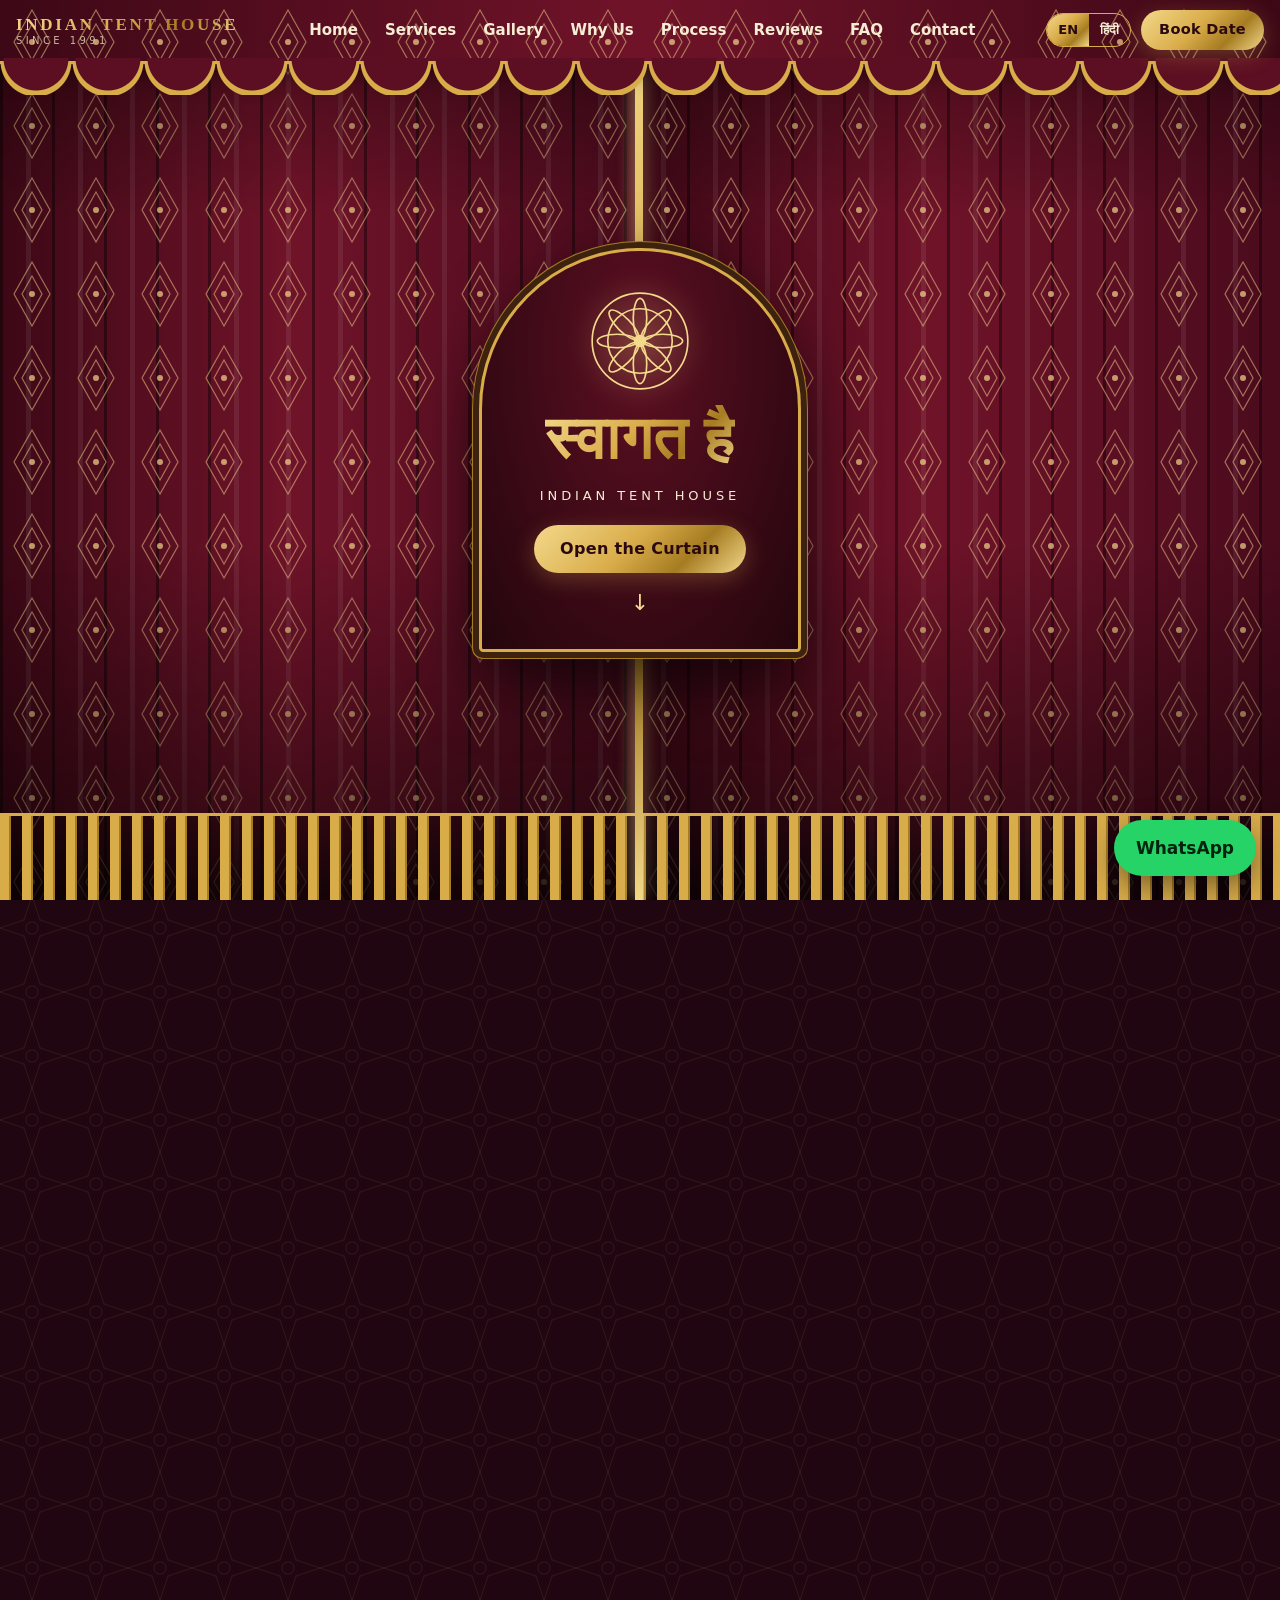
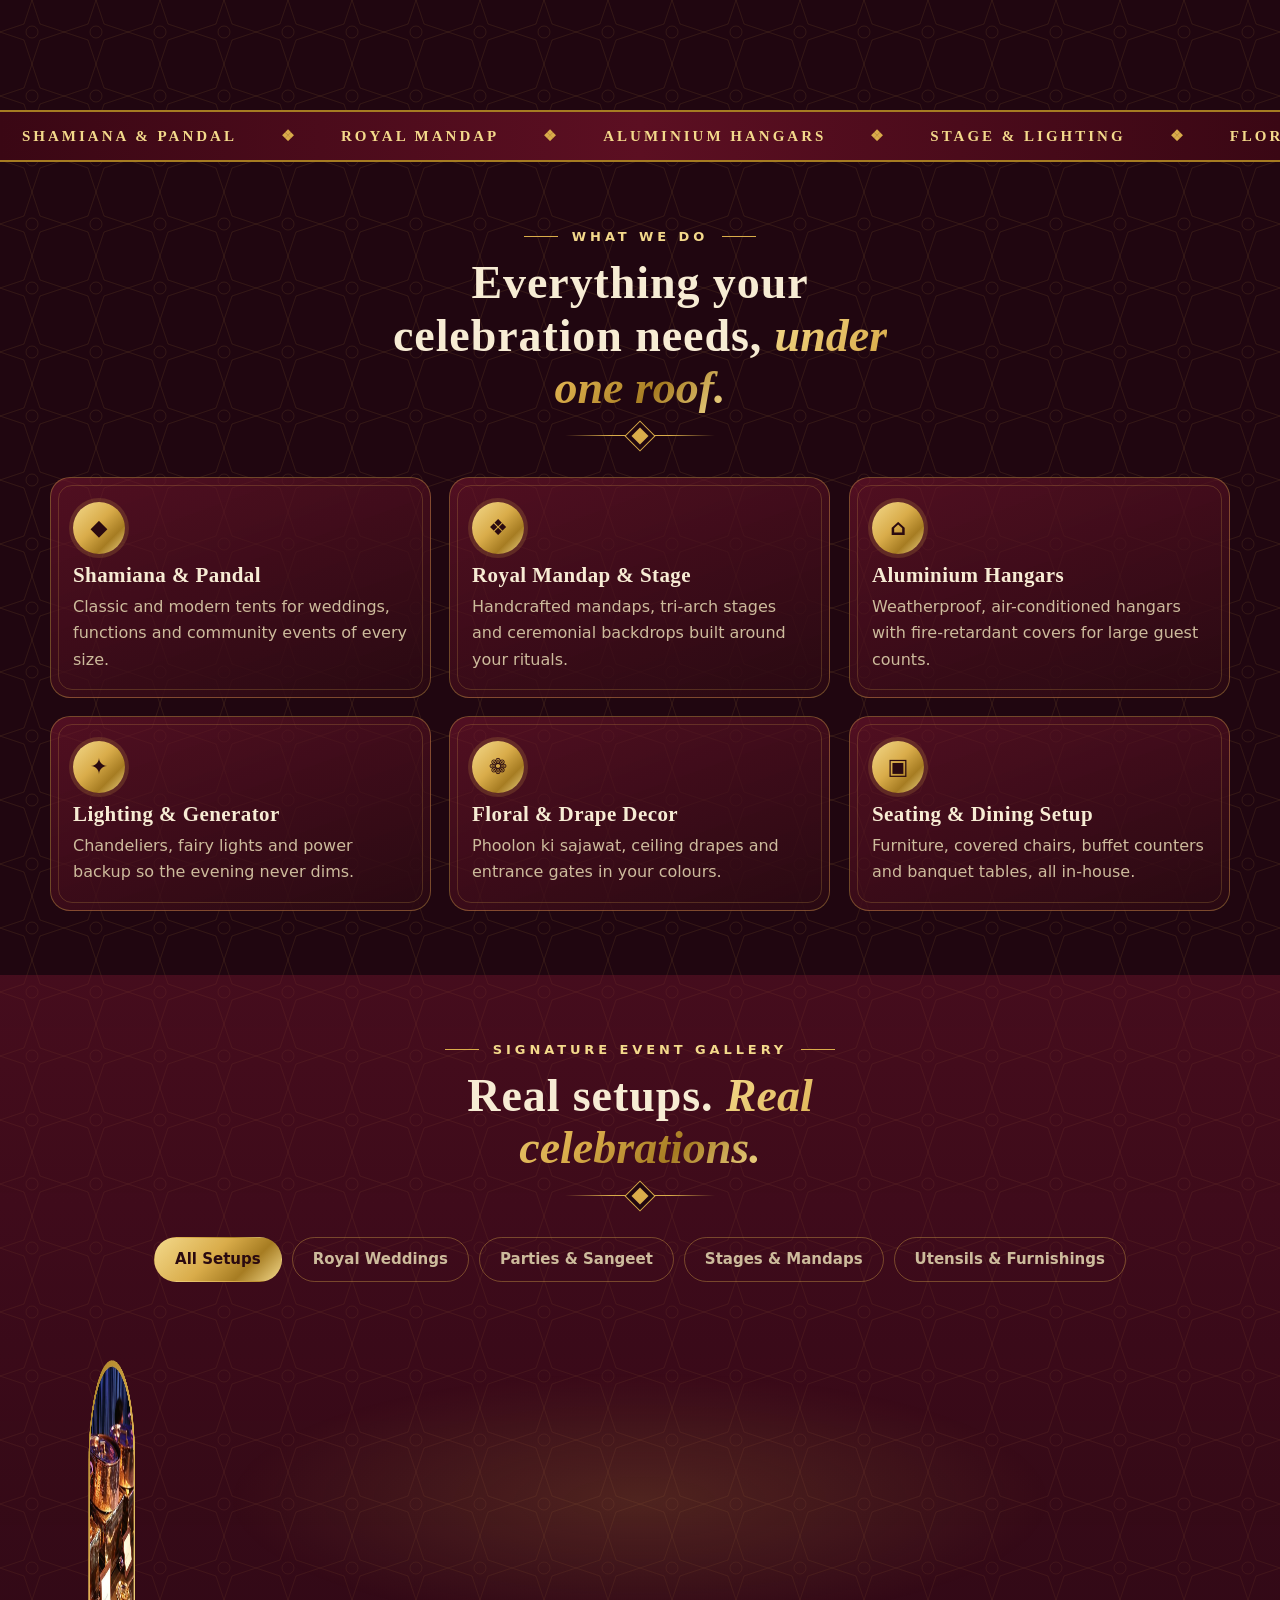
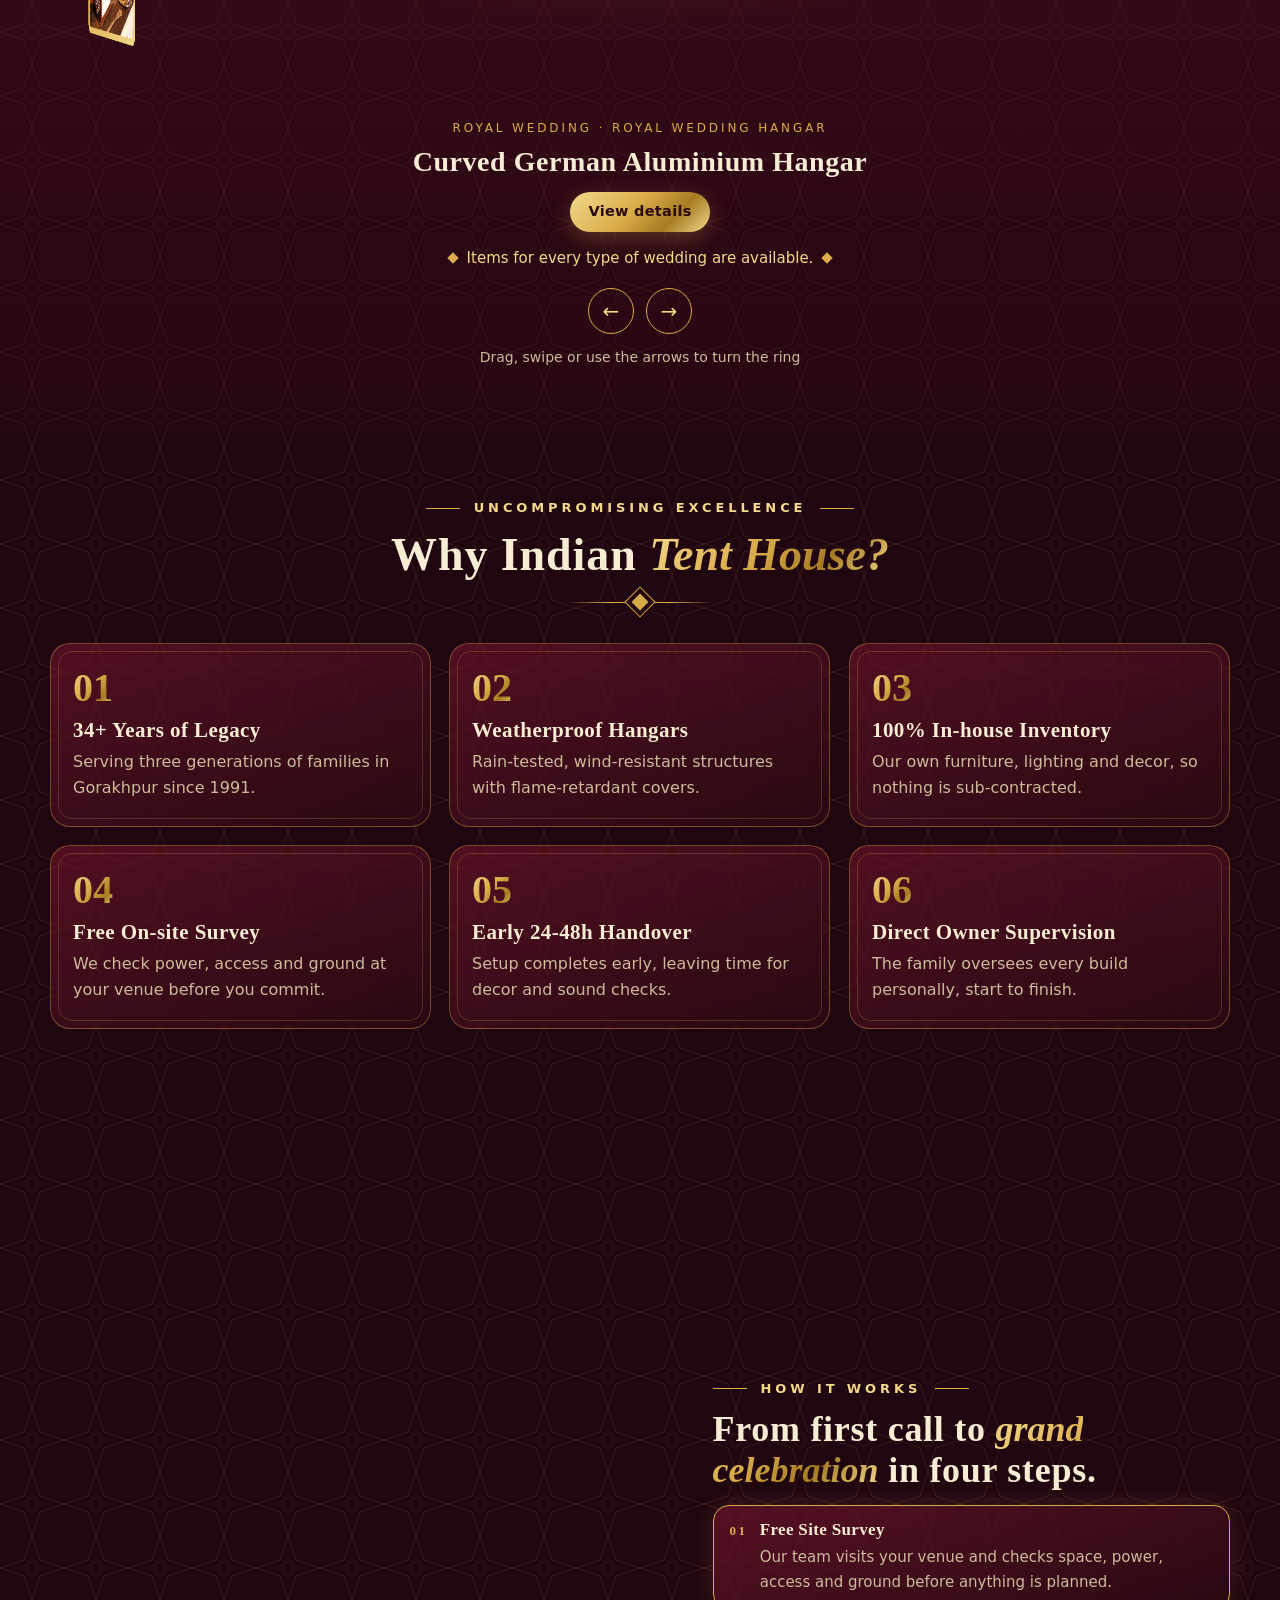
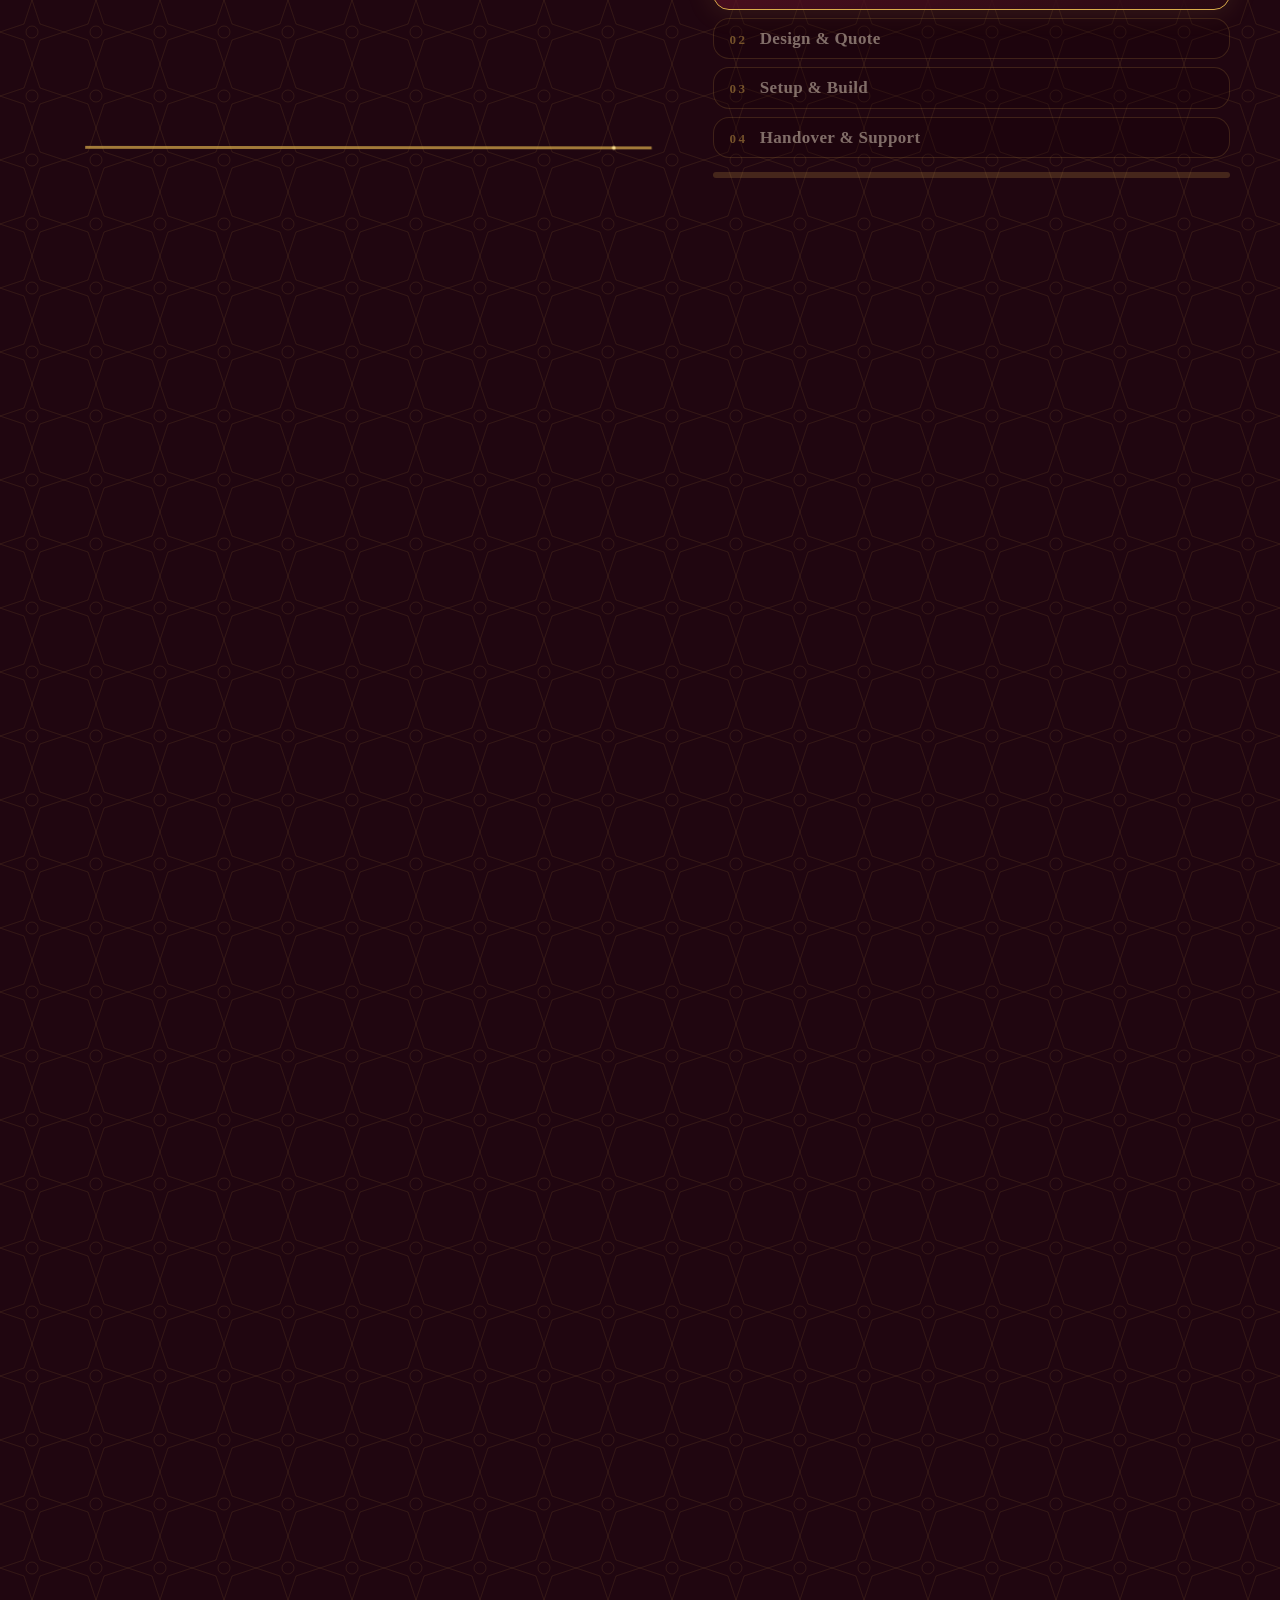
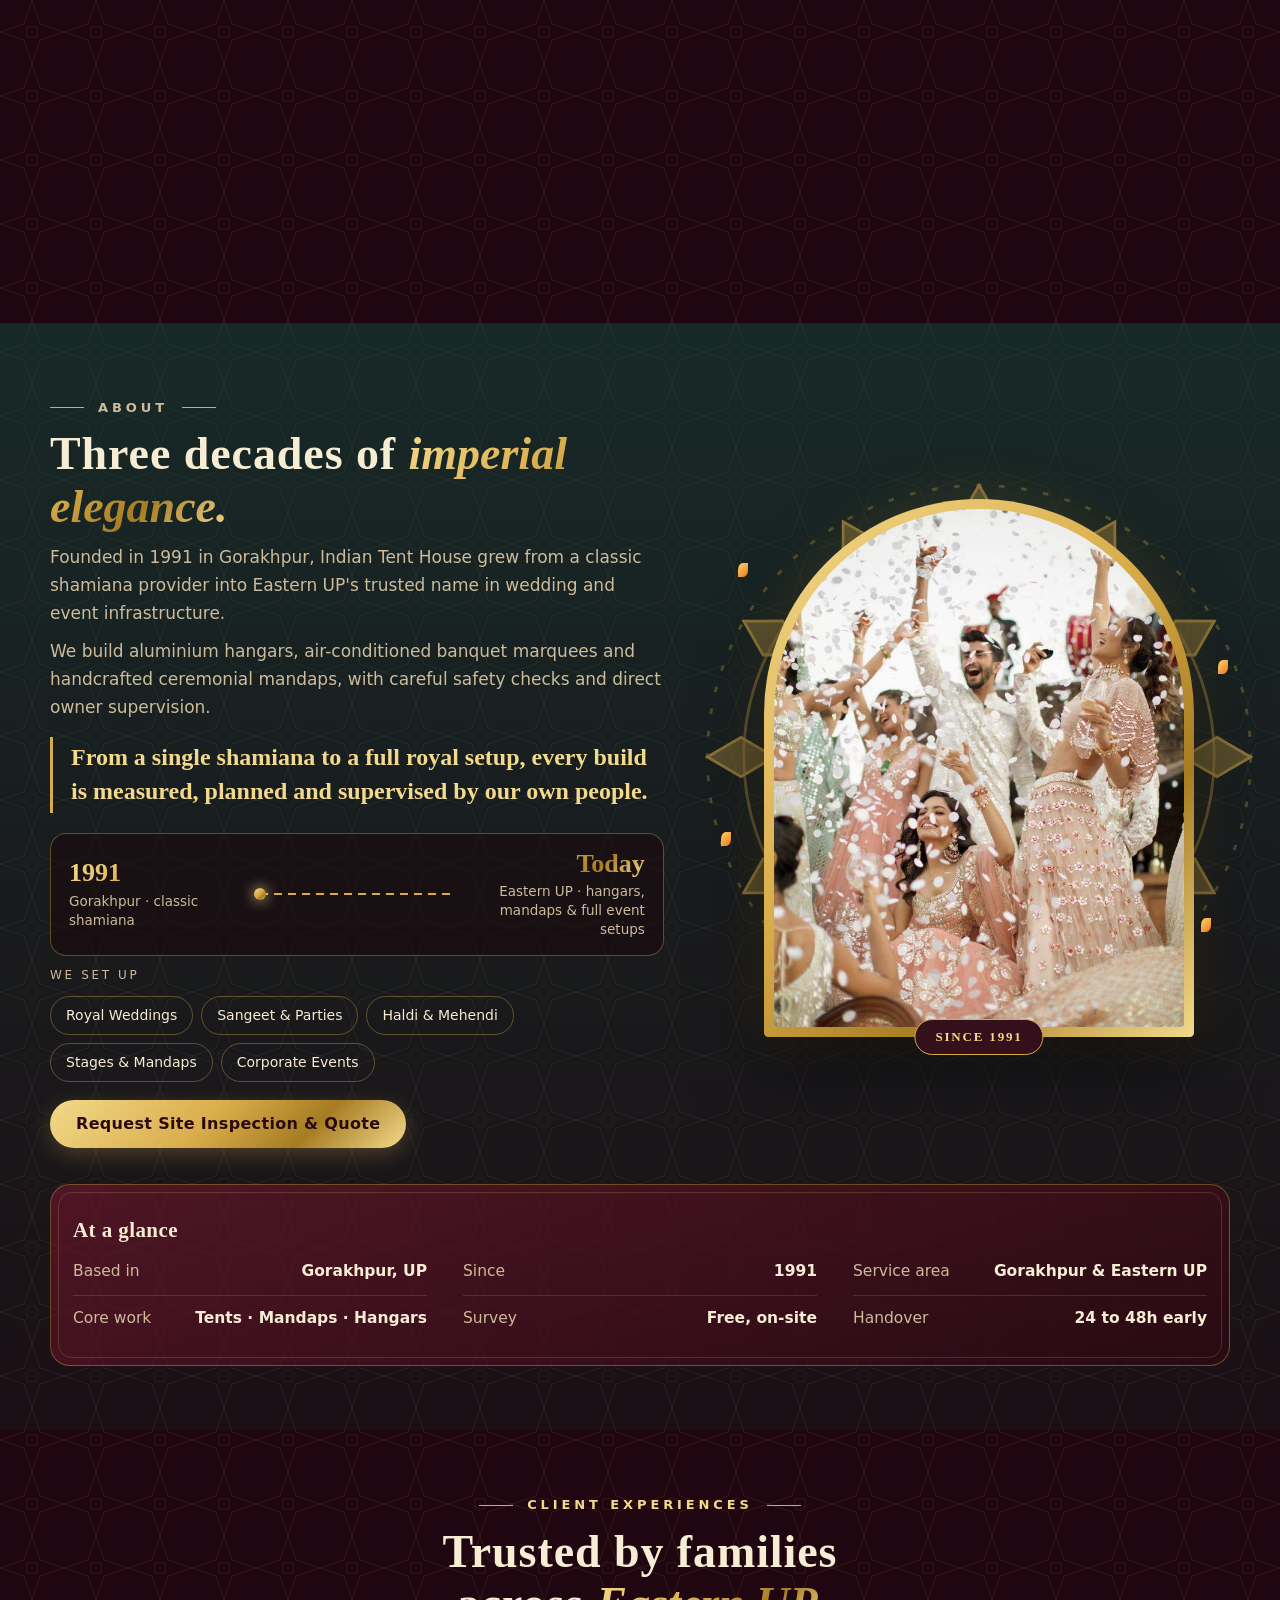
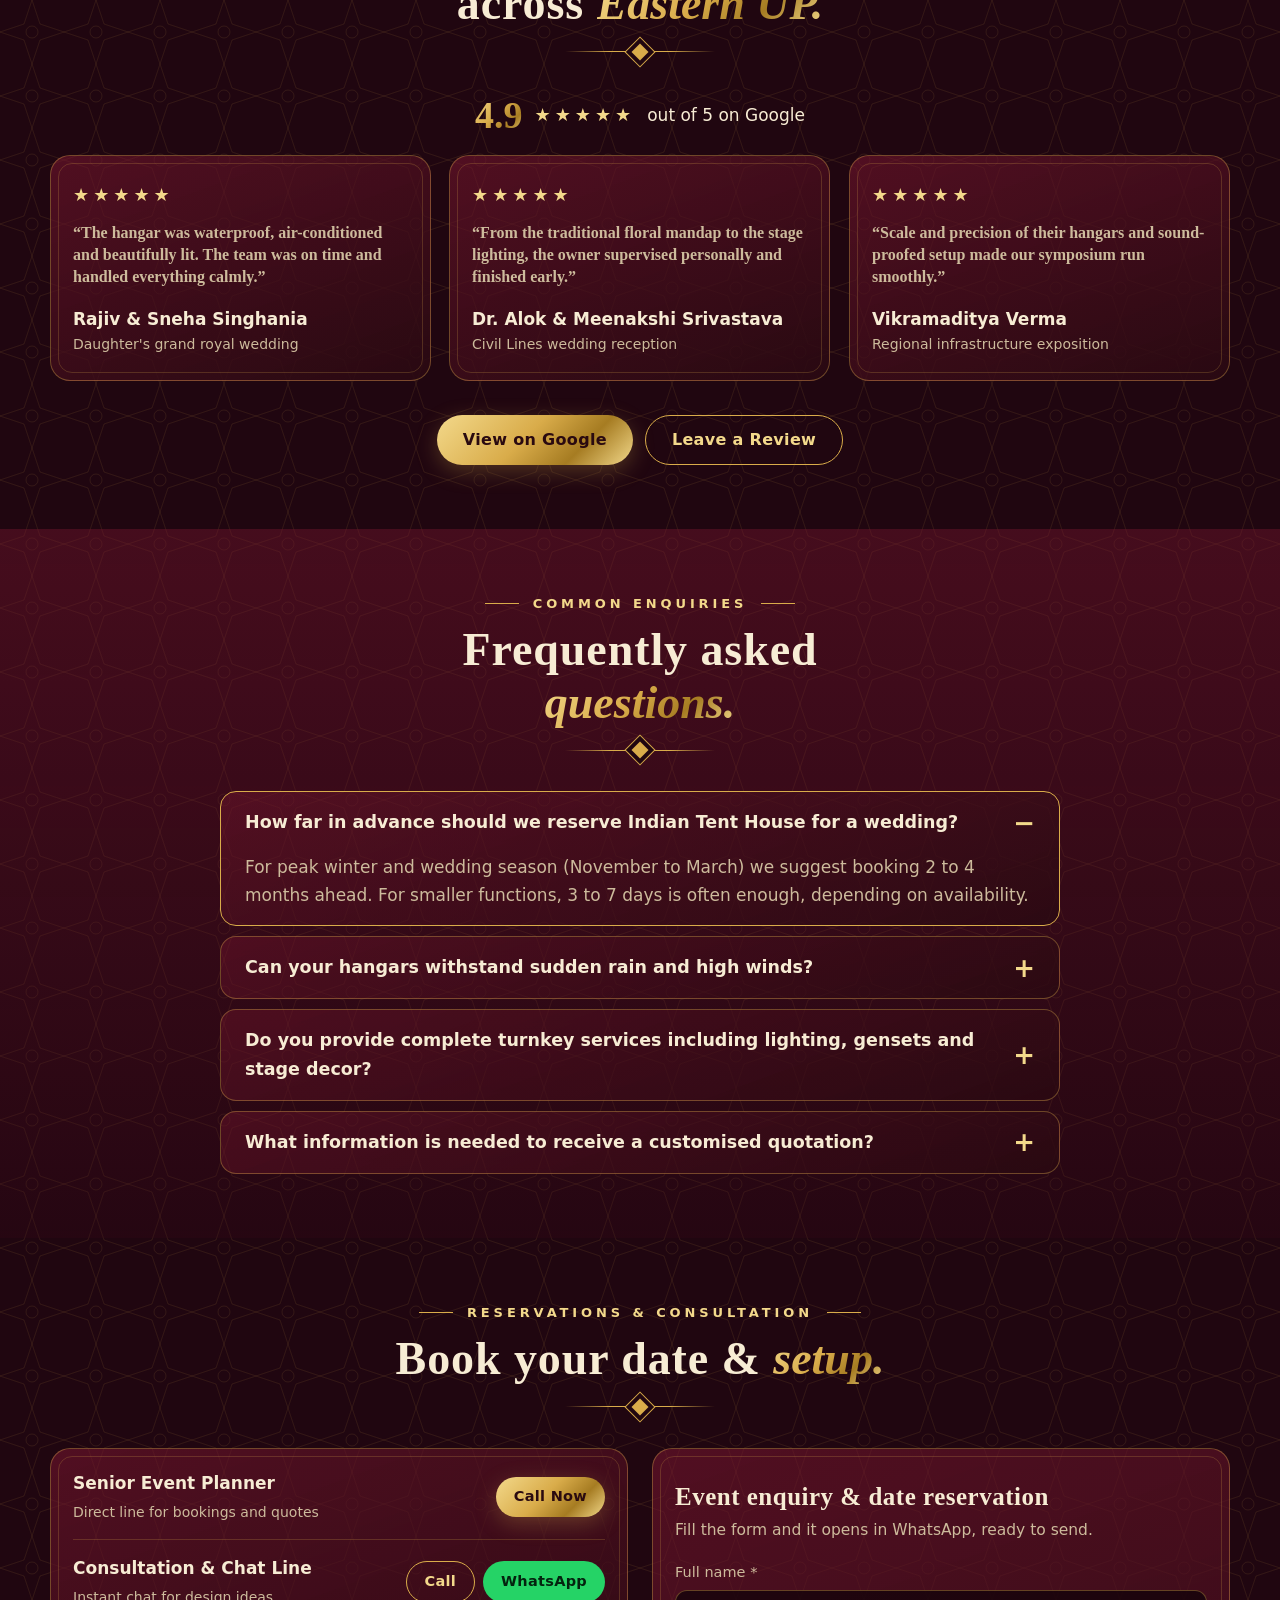
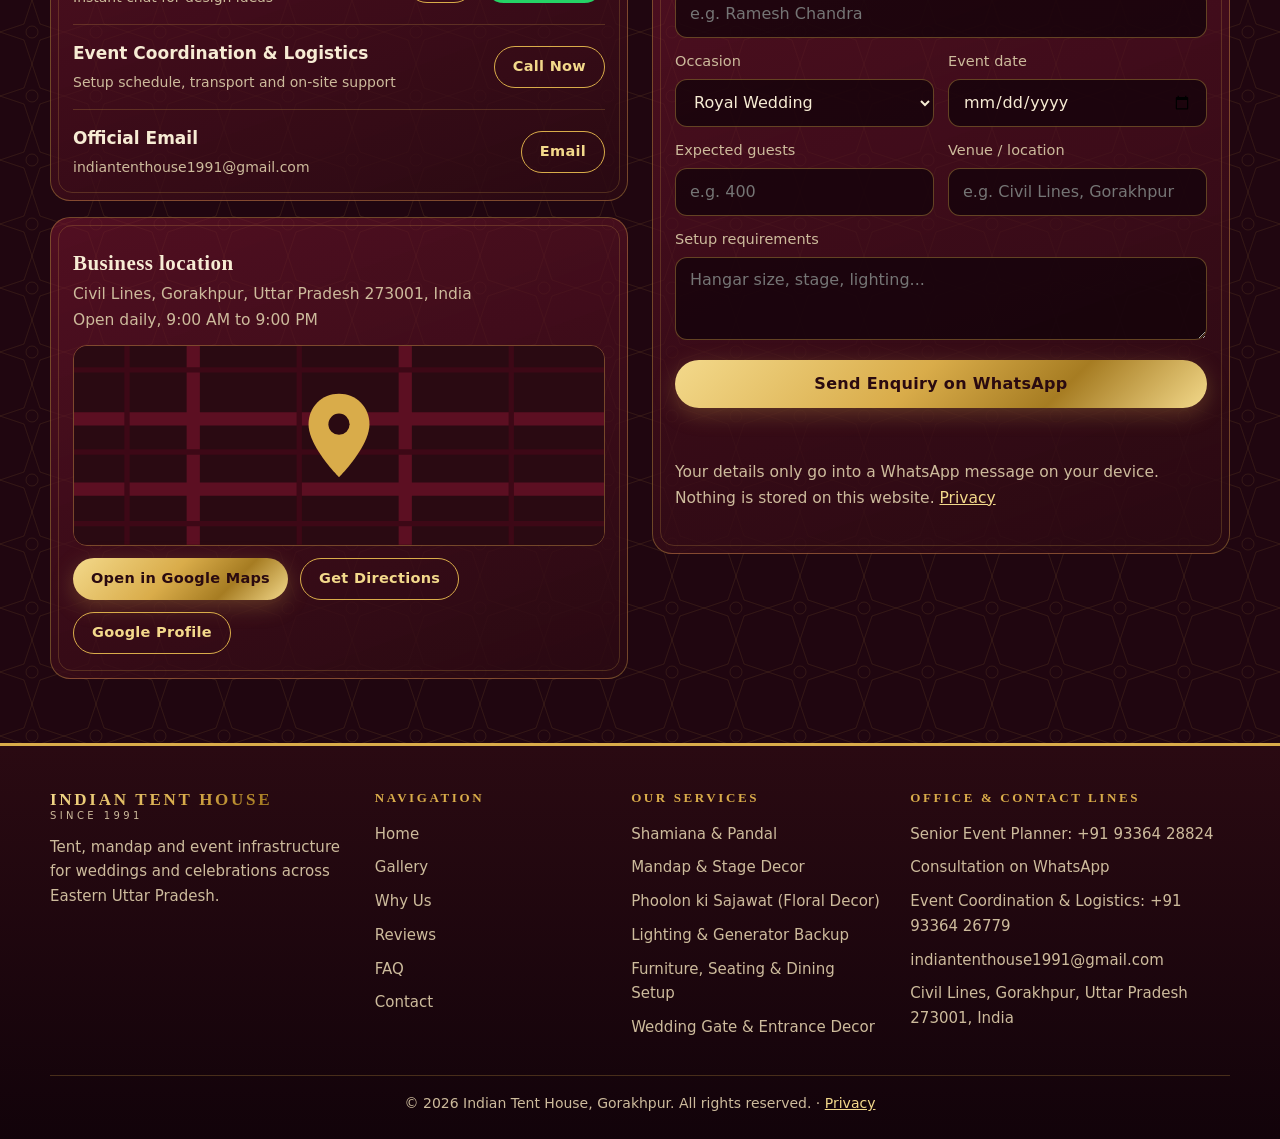
<file: index.html>
<!doctype html>
<html lang="en" class="nojs">
<head>
<meta charset="utf-8">
<meta name="viewport" content="width=device-width, initial-scale=1, viewport-fit=cover">
<title>Indian Tent House | Royal Wedding & Event Setups in Gorakhpur</title>
<meta name="description" content="Royal wedding pavilions, aluminium hangars, mandaps, stages and decor in Gorakhpur and Eastern Uttar Pradesh since 1991.">
<meta name="referrer" content="no-referrer">
<meta http-equiv="Content-Security-Policy" content="default-src 'none'; script-src 'self'; style-src 'self' 'unsafe-inline' https://fonts.googleapis.com; font-src https://fonts.gstatic.com; img-src 'self' data:; connect-src 'none'; manifest-src 'self'; form-action 'none'; base-uri 'self'; object-src 'none'; frame-src 'none'; upgrade-insecure-requests">
<meta name="theme-color" content="#1a0408">
<meta property="og:title" content="Indian Tent House | Grand Event Setups since 1991">
<meta property="og:description" content="Royal wedding pavilions, hangars, mandaps and stages across Gorakhpur and Eastern UP.">
<meta property="og:type" content="website">
<meta property="og:url" content="https://the-bugfixer.github.io/Indian-Tent-House/">
<meta property="og:image" content="https://the-bugfixer.github.io/Indian-Tent-House/images/og.jpg">
<meta property="og:image:width" content="1200">
<meta property="og:image:height" content="630">
<meta property="og:image:alt" content="Indian Tent House, royal wedding and event setups in Gorakhpur">
<meta property="og:locale" content="en_IN">
<meta name="twitter:card" content="summary_large_image">
<meta name="twitter:title" content="Indian Tent House | Grand Event Setups since 1991">
<meta name="twitter:description" content="Royal wedding pavilions, hangars, mandaps and stages across Gorakhpur and Eastern UP.">
<meta name="twitter:image" content="https://the-bugfixer.github.io/Indian-Tent-House/images/og.jpg">
<meta name="robots" content="index, follow, max-image-preview:large">
<link rel="canonical" href="https://the-bugfixer.github.io/Indian-Tent-House/">
<link rel="icon" type="image/svg+xml" href="assets/favicon.svg">
<link rel="manifest" href="manifest.json">
<link rel="preconnect" href="https://fonts.googleapis.com">
<link rel="preconnect" href="https://fonts.gstatic.com" crossorigin>
<link href="https://fonts.googleapis.com/css2?family=Cinzel:wght@500;700&family=Cormorant+Garamond:ital,wght@1,600&family=Mukta:wght@400;600&family=Tiro+Devanagari+Hindi&display=swap" rel="stylesheet">
<link rel="stylesheet" href="css/style.css?v=8">
<script type="application/ld+json">
{"@context":"https://schema.org","@type":"LocalBusiness","name":"Indian Tent House","description":"Royal wedding pavilions, aluminium hangars, mandaps, stages and event decor in Gorakhpur and Eastern Uttar Pradesh since 1991.","url":"https://the-bugfixer.github.io/Indian-Tent-House/","image":"https://the-bugfixer.github.io/Indian-Tent-House/images/og.jpg","foundingDate":"1991","address":{"@type":"PostalAddress","addressLocality":"Gorakhpur","addressRegion":"Uttar Pradesh","addressCountry":"IN"},"geo":{"@type":"GeoCoordinates","latitude":26.754811,"longitude":83.3554247},"areaServed":["Gorakhpur","Eastern Uttar Pradesh"],"hasMap":"https://www.google.com/maps/place/Indian+Tent+House/@26.754811,83.3528444,763m/data=!3m2!1e3!4b1!4m6!3m5!1s0x39914414f2f91caf:0xece568abc46fc5ef!8m2!3d26.754811!4d83.3554247!16s%2Fg%2F11c5g6vx42?hl=en-GB","sameAs":["https://share.google/jcqKDJlqveMh4HhRK"]}
</script>
</head>
<body>
<div class="garland" id="garland" aria-hidden="true"></div>
<div class="cur" id="cur" aria-hidden="true"><div id="crp"><b class="cr"><span></span></b></div><div id="cdp"><i class="cd"></i></div></div>

<header class="hdr" id="hdr">
  <a class="brand" href="#top" aria-label="Indian Tent House home"><b>INDIAN TENT HOUSE</b><small data-hi="1991 से">Since 1991</small></a>
  <nav class="nav" id="nav" aria-label="Main">
    <a href="#top" data-hi="होम">Home</a><a href="#services" data-hi="सेवाएँ">Services</a><a href="#gallery" data-hi="गैलरी">Gallery</a><a href="#why" data-hi="हमें क्यों चुनें">Why Us</a><a href="#process" data-hi="प्रक्रिया">Process</a><a href="#reviews" data-hi="समीक्षाएँ">Reviews</a><a href="#faq" data-hi="सवाल-जवाब">FAQ</a><a href="#contact" data-hi="संपर्क">Contact</a>
  </nav>
  <div class="hr">
    <div class="lang" role="group" aria-label="Language"><button type="button" data-lang="en" class="on">EN</button><button type="button" data-lang="hi">हिंदी</button></div>
    <a class="btn btn-gold btn-sm" href="#contact" data-hi="तारीख बुक करें">Book Date</a>
    <button class="burger" id="burger" type="button" aria-label="Menu" aria-expanded="false" aria-controls="nav"><i></i><i></i><i></i></button>
  </div>
</header>

<main id="top">
<section class="stage" id="stage" aria-label="Welcome">
  <div class="pin">
    <div class="slides" aria-hidden="true"><img src="images/pavilion.jpg" alt=""><img src="images/shamiana.jpg" alt=""><img src="images/starlight.jpg" alt=""></div>
    <div class="veil"></div><div class="frame"></div>
    <div class="hero-copy">
      <p class="eyebrow" data-hi="1991 से · गोरखपुर, उत्तर प्रदेश">Since 1991 · Gorakhpur, Uttar Pradesh</p>
      <h1 data-hi="भव्य, शाही और <em>यादगार</em> इवेंट सजावट">Grand, Elegant &amp; <em>Unforgettable</em> Event Setups</h1>
      <p class="lead" data-hi="गोरखपुर और पूर्वी उत्तर प्रदेश के लिए शाही शादी पंडाल, एल्युमिनियम हैंगर, मंडप और स्टेज।">Royal wedding pavilions, aluminium hangars, mandaps and stages for celebrations across Gorakhpur and Eastern Uttar Pradesh.</p>
      <div class="row c"><a class="btn btn-gold" data-tel="tel1" data-hi="अभी कॉल करें">Call Now</a><a class="btn btn-line" href="#contact" data-hi="तारीख की उपलब्धता देखें">Check Availability</a></div>
      <dl class="stats">
        <div><dt><span data-count="34">0</span>+</dt><dd data-hi="अनुभव के वर्ष">Years of experience</dd></div>
        <div><dt><span data-count="5000">0</span>+</dt><dd data-hi="सम्पन्न समारोह">Celebrations executed</dd></div>
        <div><dt><span data-count="99.4" data-dec="1">0</span>%</dt><dd data-hi="ग्राहक संतुष्टि">Client satisfaction</dd></div>
      </dl>
    </div>
    <div class="parda l" aria-hidden="true"></div><div class="parda r" aria-hidden="true"></div>
    <div class="tie l" aria-hidden="true"></div><div class="tie r" aria-hidden="true"></div>
    <div class="val" aria-hidden="true"></div>
    <div class="welcome" id="welcome"><div class="plate">
      <svg viewBox="-50 -50 100 100" aria-hidden="true"><g fill="none" stroke="#f3d98b" stroke-width="1.6"><circle r="46"/><circle r="31"/><ellipse id="pt" rx="6.5" ry="19" cy="-22"/><use href="#pt" transform="rotate(45)"/><use href="#pt" transform="rotate(90)"/><use href="#pt" transform="rotate(135)"/><use href="#pt" transform="rotate(180)"/><use href="#pt" transform="rotate(225)"/><use href="#pt" transform="rotate(270)"/><use href="#pt" transform="rotate(315)"/></g><circle r="6" fill="#f3d98b"/></svg>
      <h2>स्वागत है</h2>
      <p>Indian Tent House</p>
      <button class="btn btn-gold" id="open" type="button" data-hi="पर्दा खोलें">Open the Curtain</button>
      <span class="hint" aria-hidden="true">&#8595;</span></div></div>
  </div>
</section>

<div class="band" aria-hidden="true"><div class="track">
  <span>Shamiana &amp; Pandal</span><span>Royal Mandap</span><span>Aluminium Hangars</span><span>Stage &amp; Lighting</span><span>Floral Decor</span><span>Banquet Setups</span>
  <span>Shamiana &amp; Pandal</span><span>Royal Mandap</span><span>Aluminium Hangars</span><span>Stage &amp; Lighting</span><span>Floral Decor</span><span>Banquet Setups</span>
</div></div>

<section class="sec" id="services"><div class="wrap">
  <div class="head rv"><p class="eyebrow" data-hi="हमारी सेवाएँ">What we do</p><h2 data-hi="आपके उत्सव की हर ज़रूरत, <em>एक ही छत के नीचे।</em>">Everything your celebration needs, <em>under one roof.</em></h2><i class="orn"></i></div>
  <div class="grid">
    <article class="card rv"><span class="ico">&#9670;</span><h3 data-hi="शामियाना और पंडाल">Shamiana &amp; Pandal</h3><p data-hi="हर आकार के विवाह, समारोह और सामुदायिक आयोजनों के लिए पारंपरिक व आधुनिक टेंट।">Classic and modern tents for weddings, functions and community events of every size.</p></article>
    <article class="card rv" style="--d:.08s"><span class="ico">&#10070;</span><h3 data-hi="शाही मंडप और स्टेज">Royal Mandap &amp; Stage</h3><p data-hi="आपकी रस्मों के अनुसार बने हस्तनिर्मित मंडप, ट्राई-आर्च स्टेज और सजे बैकड्रॉप।">Handcrafted mandaps, tri-arch stages and ceremonial backdrops built around your rituals.</p></article>
    <article class="card rv" style="--d:.16s"><span class="ico">&#8962;</span><h3 data-hi="एल्युमिनियम हैंगर">Aluminium Hangars</h3><p data-hi="बड़ी मेहमान संख्या के लिए मौसम-रोधी, वातानुकूलित हैंगर, अग्निरोधी कवर के साथ।">Weatherproof, air-conditioned hangars with fire-retardant covers for large guest counts.</p></article>
    <article class="card rv"><span class="ico">&#10022;</span><h3 data-hi="लाइटिंग और जनरेटर">Lighting &amp; Generator</h3><p data-hi="झूमर, फेयरी लाइट और पावर बैकअप, ताकि शाम की रौनक कभी कम न हो।">Chandeliers, fairy lights and power backup so the evening never dims.</p></article>
    <article class="card rv" style="--d:.08s"><span class="ico">&#10049;</span><h3 data-hi="फूल और ड्रेप सजावट">Floral &amp; Drape Decor</h3><p data-hi="आपकी पसंद के रंगों में फूलों की सजावट, छत के ड्रेप और प्रवेश द्वार।">Phoolon ki sajawat, ceiling drapes and entrance gates in your colours.</p></article>
    <article class="card rv" style="--d:.16s"><span class="ico">&#9635;</span><h3 data-hi="बैठने और भोजन की व्यवस्था">Seating &amp; Dining Setup</h3><p data-hi="फर्नीचर, कवर वाली कुर्सियाँ, बुफे काउंटर और बैंक्वेट टेबल, सब हमारे अपने।">Furniture, covered chairs, buffet counters and banquet tables, all in-house.</p></article>
  </div>
</div></section>

<section class="sec alt" id="gallery"><div class="wrap">
  <div class="head rv"><p class="eyebrow" data-hi="खास आयोजनों की गैलरी">Signature event gallery</p><h2 data-hi="असली सजावट। <em>असली उत्सव।</em>">Real setups. <em>Real celebrations.</em></h2><i class="orn"></i></div>
  <div class="chips rv" role="group" aria-label="Filter gallery">
    <button class="chip on" type="button" data-f="all" data-hi="सभी">All Setups</button><button class="chip" type="button" data-f="wed" data-hi="शाही विवाह">Royal Weddings</button><button class="chip" type="button" data-f="sang" data-hi="पार्टी और संगीत">Parties &amp; Sangeet</button><button class="chip" type="button" data-f="stage" data-hi="स्टेज और मंडप">Stages &amp; Mandaps</button><button class="chip" type="button" data-f="furn" data-hi="बर्तन और साज-सामान">Utensils &amp; Furnishings</button>
  </div>
  <div class="ringwrap" id="ringwrap"><div class="ring" id="ring"></div></div>
  <div class="rcap" id="rcap"></div>
  <div class="arrows"><button class="arrow" id="prev" type="button" aria-label="Previous">&#8592;</button><button class="arrow" id="next" type="button" aria-label="Next">&#8594;</button></div>
  <p class="hintd" data-hi="घुमाने के लिए खींचें, स्वाइप करें या तीर दबाएँ">Drag, swipe or use the arrows to turn the ring</p>
</div></section>

<section class="sec" id="why"><div class="wrap">
  <div class="head rv"><p class="eyebrow" data-hi="उत्कृष्टता से कोई समझौता नहीं">Uncompromising excellence</p><h2 data-hi="इंडियन टेंट हाउस <em>ही क्यों?</em>">Why Indian <em>Tent House?</em></h2><i class="orn"></i></div>
  <div class="grid">
    <article class="card rv"><span class="num">01</span><h3 data-hi="34+ वर्षों की विरासत">34+ Years of Legacy</h3><p data-hi="1991 से गोरखपुर में तीन पीढ़ियों के परिवारों की सेवा।">Serving three generations of families in Gorakhpur since 1991.</p></article>
    <article class="card rv" style="--d:.08s"><span class="num">02</span><h3 data-hi="मौसम-रोधी हैंगर">Weatherproof Hangars</h3><p data-hi="बारिश में परखे, हवा सहने वाले ढाँचे, अग्निरोधी कवर के साथ।">Rain-tested, wind-resistant structures with flame-retardant covers.</p></article>
    <article class="card rv" style="--d:.16s"><span class="num">03</span><h3 data-hi="100% अपना सामान">100% In-house Inventory</h3><p data-hi="फर्नीचर, लाइटिंग और सजावट सब हमारी अपनी, कुछ भी बाहर से नहीं।">Our own furniture, lighting and decor, so nothing is sub-contracted.</p></article>
    <article class="card rv"><span class="num">04</span><h3 data-hi="निःशुल्क साइट सर्वे">Free On-site Survey</h3><p data-hi="आप तय करें उससे पहले हम बिजली, रास्ता और ज़मीन की जाँच करते हैं।">We check power, access and ground at your venue before you commit.</p></article>
    <article class="card rv" style="--d:.08s"><span class="num">05</span><h3 data-hi="24-48 घंटे पहले हैंडओवर">Early 24-48h Handover</h3><p data-hi="सेटअप जल्दी पूरा होता है, सजावट और साउंड चेक के लिए समय बचता है।">Setup completes early, leaving time for decor and sound checks.</p></article>
    <article class="card rv" style="--d:.16s"><span class="num">06</span><h3 data-hi="मालिक की सीधी निगरानी">Direct Owner Supervision</h3><p data-hi="परिवार हर निर्माण की शुरू से अंत तक खुद निगरानी करता है।">The family oversees every build personally, start to finish.</p></article>
  </div>
</div></section>

<section class="build" id="process" aria-label="How it works"><div class="bpin">
  <div class="bscene" id="bscene" role="img" aria-label="A royal mandap rising and lighting up as you scroll"><div class="rig" id="rig">
    <svg class="ly zA" viewBox="0 0 420 300" aria-hidden="true">
      <defs><radialGradient id="gl"><stop offset="0" stop-color="#f3d98b" stop-opacity=".55"/><stop offset="1" stop-color="#f3d98b" stop-opacity="0"/></radialGradient></defs>
      <g id="glow" opacity="0"><ellipse class="pulse" cx="210" cy="190" rx="165" ry="95" fill="url(#gl)"/></g>
      <path d="M14 262H406" stroke="#d9ac4a" stroke-width="2" opacity=".7"/>
      <g fill="none" stroke="#f3d98b" stroke-width="2"><ellipse id="fp" class="dr" pathLength="1" cx="210" cy="262" rx="170" ry="16"/><path id="ms" class="dr" pathLength="1" d="M40 288H380M40 281v14M380 281v14"/></g>
      <path id="fl1" d="M62 262V232l18 7-18 7" fill="#d9ac4a" stroke="#f3d98b" stroke-width="2"/><path id="fl2" d="M358 262V232l-18 7 18 7" fill="#d9ac4a" stroke="#f3d98b" stroke-width="2"/>
      <path id="carpet" d="M130 262H290L322 284H98Z" fill="#7a1730" stroke="#d9ac4a" stroke-width="2"/>
    </svg>
    <svg class="ly zB" viewBox="0 0 420 300" aria-hidden="true">
      <g id="bkd" opacity="0"><path d="M154 140H266V262H154Z" fill="#3d0816" stroke="#a67c22"/><path d="M210 168l12 20-12 20-12-20z" fill="none" stroke="#d9ac4a" stroke-width="1.5"/><path d="M178 196l7 12-7 12-7-12zM242 196l7 12-7 12-7-12z" fill="none" stroke="#d9ac4a"/></g>
      <g fill="none" stroke="#f3d98b" stroke-width="2.6" stroke-linecap="round"><path id="pl2" d="M150 262V138"/><path id="pl3" d="M270 262V138"/><path id="ar" class="dr" pathLength="1" d="M150 138Q150 98 210 84Q270 98 270 138"/></g>
    </svg>
    <svg class="ly zC" viewBox="0 0 420 300" aria-hidden="true">
      <g fill="none" stroke="#f3d98b" stroke-width="2.6" stroke-linecap="round" stroke-linejoin="round"><path id="pl1" d="M90 262V120"/><path id="pl4" d="M330 262V120"/><path id="rf" class="dr" pathLength="1" d="M60 120Q210 18 360 120"/><path id="fn" class="dr" pathLength="1" d="M210 69V22M200 22H220"/></g>
      <g id="dome"><path d="M60 120Q210 18 360 120Z" fill="#7a1730" stroke="#d9ac4a" stroke-width="2"/><path d="M210 70L120 118M210 70L165 118M210 70V118M210 70L255 118M210 70L300 118" stroke="#f3d98b" stroke-opacity=".5" fill="none"/></g>
      <g id="cl"><g class="sway"><path d="M90 120Q106 190 90 262H120Q134 190 120 120Z" fill="#5c0f22" stroke="#d9ac4a"/></g></g>
      <g id="cr"><g class="sway r"><path d="M330 120Q314 190 330 262H300Q286 190 300 120Z" fill="#5c0f22" stroke="#d9ac4a"/></g></g>
    </svg>
    <svg class="ly zD" viewBox="0 0 420 300" aria-hidden="true">
      <g id="lights"></g>
      <g id="swg" opacity="0"><path class="march" d="M90 132Q120 170 150 142M270 142Q300 170 330 132M150 146Q210 190 270 146" stroke="#f2a900" stroke-width="5" stroke-linecap="round" stroke-dasharray="1 9" fill="none"/><g id="swl"></g></g>
      <g id="chd" opacity="0"><g class="swing"><path d="M210 69V104" stroke="#f3d98b" stroke-width="2"/><path d="M210 104l8 14-8 14-8-14z" fill="#f3d98b"/><circle class="tw" cx="210" cy="136" r="3" fill="#ffd66b"/></g></g>
      <g id="diy" opacity="0"><ellipse cx="70" cy="264" rx="9" ry="4" fill="#d9ac4a"/><path class="flame" d="M70 258q-4-8 0-14q4 6 0 14z" fill="#ffd66b"/><ellipse cx="350" cy="264" rx="9" ry="4" fill="#d9ac4a"/><path class="flame" d="M350 258q-4-8 0-14q4 6 0 14z" fill="#ffd66b"/></g>
      <g id="fx" opacity="0"></g>
    </svg>
  </div></div>
  <div>
    <p class="eyebrow" style="justify-content:flex-start" data-hi="कैसे काम होता है">How it works</p>
    <h2 class="bh" style="margin-top:10px" data-hi="पहली कॉल से <em>भव्य उत्सव</em> तक, चार कदमों में।">From first call to <em>grand celebration</em> in four steps.</h2>
    <ol class="steps" id="steps">
      <li class="on"><b>01</b><h3 data-hi="निःशुल्क साइट सर्वे">Free Site Survey</h3><p data-hi="हमारी टीम आपके स्थल पर जाकर जगह, बिजली, रास्ता और ज़मीन देखती है, फिर योजना बनती है।">Our team visits your venue and checks space, power, access and ground before anything is planned.</p></li>
      <li><b>02</b><h3 data-hi="डिज़ाइन और कोटेशन">Design &amp; Quote</h3><p data-hi="आप ढाँचा, ड्रेप, लाइटिंग और सजावट चुनते हैं। हम बिना छुपे खर्च का साफ़ कोटेशन देते हैं।">You choose structure, drapes, lighting and decor. We share a clear quote with no hidden costs.</p></li>
      <li><b>03</b><h3 data-hi="सेटअप और निर्माण">Setup &amp; Build</h3><p data-hi="हमारी अपनी टीम सुरक्षा जाँच के साथ सेटअप बनाती है, 24 से 48 घंटे पहले पूरा करती है।">Our own crew builds the setup with safety checks, finishing 24 to 48 hours early.</p></li>
      <li><b>04</b><h3 data-hi="हैंडओवर और सहयोग">Handover &amp; Support</h3><p data-hi="आप तैयार सेटअप देखते हैं, और हमारे कोऑर्डिनेटर आयोजन ख़त्म होने तक साइट पर रहते हैं।">You walk through the finished setup, and our coordinators stay on-site until your event ends.</p></li>
    </ol>
    <div class="pbar"><i id="pfill"></i></div>
  </div>
</div></section>

<section class="sec em" id="about"><div class="wrap">
  <div class="about">
    <div>
      <p class="eyebrow rv" data-hi="हमारे बारे में">About</p>
      <h2 class="rv" data-hi="तीन दशकों की <em>शाही शान।</em>">Three decades of <em>imperial elegance.</em></h2>
      <p class="rv" data-hi="1991 में गोरखपुर में शुरू हुआ इंडियन टेंट हाउस, एक पारंपरिक शामियाना सेवा से बढ़कर पूर्वी उत्तर प्रदेश में शादी और आयोजनों के ढाँचे का भरोसेमंद नाम बन गया।">Founded in 1991 in Gorakhpur, Indian Tent House grew from a classic shamiana provider into Eastern UP's trusted name in wedding and event infrastructure.</p>
      <p class="rv" data-hi="हम एल्युमिनियम हैंगर, वातानुकूलित बैंक्वेट मार्की और हस्तनिर्मित मंडप बनाते हैं, सुरक्षा जाँच और मालिक की सीधी निगरानी के साथ।">We build aluminium hangars, air-conditioned banquet marquees and handcrafted ceremonial mandaps, with careful safety checks and direct owner supervision.</p>
      <blockquote class="pull rv" data-hi="एक शामियाने से लेकर पूरे शाही सेटअप तक, हर निर्माण हमारे अपने लोग नापते, योजना बनाते और निगरानी करते हैं।">From a single shamiana to a full royal setup, every build is measured, planned and supervised by our own people.</blockquote>
      <div class="journey rv" role="img" aria-label="Journey from 1991 in Gorakhpur to Eastern UP today">
        <div class="jn"><b>1991</b><span data-hi="गोरखपुर · पारंपरिक शामियाना">Gorakhpur · classic shamiana</span></div>
        <div class="jl" aria-hidden="true"><i></i></div>
        <div class="jn"><b data-hi="आज">Today</b><span data-hi="पूर्वी उ.प्र. · हैंगर, मंडप और पूरे आयोजन सेटअप">Eastern UP · hangars, mandaps &amp; full event setups</span></div>
      </div>
      <p class="wese-l rv" data-hi="हम सजाते हैं">We set up</p>
      <div class="wese rv"><span style="--d:0s" data-hi="शाही विवाह">Royal Weddings</span><span style="--d:.4s" data-hi="संगीत और पार्टी">Sangeet &amp; Parties</span><span style="--d:.8s" data-hi="हल्दी और मेहँदी">Haldi &amp; Mehendi</span><span style="--d:1.2s" data-hi="स्टेज और मंडप">Stages &amp; Mandaps</span><span style="--d:1.6s" data-hi="कॉर्पोरेट आयोजन">Corporate Events</span></div>
      <div class="row rv"><a class="btn btn-gold" href="#contact" data-hi="साइट निरीक्षण और कोटेशन माँगें">Request Site Inspection &amp; Quote</a></div>
    </div>
    <div class="archw rv">
      <div class="halo" aria-hidden="true"><svg viewBox="-100 -100 200 200" fill="none" stroke="#d9ac4a"><circle r="97" stroke-opacity=".5" stroke-dasharray="2 6"/><circle r="84" stroke-opacity=".6"/><circle r="70" stroke-opacity=".35" stroke-dasharray="10 5"/><circle r="56" stroke-opacity=".3"/><path id="hd" d="M0 -97l7 12-7 12-7-12z" fill="#d9ac4a" fill-opacity=".55"/><use href="#hd" transform="rotate(30)"/><use href="#hd" transform="rotate(60)"/><use href="#hd" transform="rotate(90)"/><use href="#hd" transform="rotate(120)"/><use href="#hd" transform="rotate(150)"/><use href="#hd" transform="rotate(180)"/><use href="#hd" transform="rotate(210)"/><use href="#hd" transform="rotate(240)"/><use href="#hd" transform="rotate(270)"/><use href="#hd" transform="rotate(300)"/><use href="#hd" transform="rotate(330)"/></svg></div>
      <i class="fl" style="left:-6%;top:12%;--x:18px;--y:26px;--t:9s"></i><i class="fl" style="right:-8%;top:30%;--x:-16px;--y:30px;--t:11s"></i><i class="fl" style="left:-10%;top:62%;--x:20px;--y:-22px;--t:10s"></i><i class="fl" style="right:-4%;top:78%;--x:-14px;--y:-26px;--t:12s"></i>
      <figure class="arch"><img src="images/about.jpg" alt="Guests celebrating at a wedding" width="800" height="1000" loading="lazy"><figcaption>SINCE 1991</figcaption></figure>
    </div>
  </div>
  <div class="card glance rv"><h3 data-hi="एक नज़र में">At a glance</h3><ul class="gl">
    <li><span data-hi="स्थान">Based in</span><b data-hi="गोरखपुर, उ.प्र.">Gorakhpur, UP</b></li><li><span data-hi="स्थापना">Since</span><b>1991</b></li>
    <li><span data-hi="सेवा क्षेत्र">Service area</span><b data-hi="गोरखपुर और पूर्वी उ.प्र.">Gorakhpur &amp; Eastern UP</b></li><li><span data-hi="मुख्य काम">Core work</span><b data-hi="टेंट · मंडप · हैंगर">Tents · Mandaps · Hangars</b></li>
    <li><span data-hi="सर्वे">Survey</span><b data-hi="निःशुल्क, साइट पर">Free, on-site</b></li><li><span data-hi="हैंडओवर">Handover</span><b data-hi="24 से 48 घंटे पहले">24 to 48h early</b></li></ul></div>
</div></section>

<section class="sec" id="reviews"><div class="wrap">
  <div class="head rv"><p class="eyebrow" data-hi="ग्राहकों के अनुभव">Client experiences</p><h2 data-hi="पूर्वी उ.प्र. के परिवारों का <em>भरोसा।</em>">Trusted by families across <em>Eastern UP.</em></h2><i class="orn"></i></div>
  <div class="rate rv"><b>4.9</b><span class="star" aria-hidden="true">&#9733;&#9733;&#9733;&#9733;&#9733;</span><span data-hi="Google पर 5 में से">out of 5 on Google</span></div>
  <div class="grid" id="rv"></div>
  <div class="row c rv" style="margin-top:34px"><a class="btn btn-gold" data-gbp target="_blank" rel="noopener noreferrer" data-hi="Google पर देखें">View on Google</a><a class="btn btn-line" data-rev target="_blank" rel="noopener noreferrer" data-hi="रिव्यू लिखें">Leave a Review</a></div>
</div></section>

<section class="sec alt" id="faq"><div class="wrap faqw">
  <div class="head rv"><p class="eyebrow" data-hi="आम सवाल">Common enquiries</p><h2 data-hi="अक्सर पूछे जाने वाले <em>सवाल।</em>">Frequently asked <em>questions.</em></h2><i class="orn"></i></div>
  <div class="faq rv">
    <details open><summary data-hi="शादी के लिए इंडियन टेंट हाउस को कितना पहले बुक करना चाहिए?">How far in advance should we reserve Indian Tent House for a wedding?</summary><p data-hi="नवंबर से मार्च के शादी सीज़न में 2 से 4 महीने पहले बुकिंग करें। छोटे आयोजनों के लिए, उपलब्धता के अनुसार 3 से 7 दिन भी काफ़ी हो सकते हैं।">For peak winter and wedding season (November to March) we suggest booking 2 to 4 months ahead. For smaller functions, 3 to 7 days is often enough, depending on availability.</p></details>
    <details><summary data-hi="क्या आपके हैंगर अचानक बारिश और तेज़ हवा झेल सकते हैं?">Can your hangars withstand sudden rain and high winds?</summary><p data-hi="जी हाँ। हमारे एल्युमिनियम हैंगर मौसम-रोधी कवर और मज़बूत फ्रेम से बनते हैं, और सेटअप से पहले हमारी टीम आपके स्थल की ज़मीन और एंकरिंग जाँचती है।">Yes. Our aluminium hangars use weatherproof covering and strong frames, and our team inspects the ground and anchoring at your venue before setup.</p></details>
    <details><summary data-hi="क्या आप लाइटिंग, जनरेटर और स्टेज सजावट सहित पूरा पैकेज देते हैं?">Do you provide complete turnkey services including lighting, gensets and stage decor?</summary><p data-hi="जी हाँ। टेंट, मंडप और स्टेज सजावट, लाइटिंग, फर्नीचर और जनरेटर बैकअप, सब एक ही पैकेज में।">Yes. We handle tents, mandap and stage decor, lighting, furniture and generator backup as one package.</p></details>
    <details><summary data-hi="कस्टम कोटेशन के लिए कौन-सी जानकारी चाहिए?">What information is needed to receive a customised quotation?</summary><p data-hi="आयोजन का प्रकार, तारीख, अनुमानित मेहमान और स्थल की जगह बताएँ। हम निःशुल्क साइट सर्वे तय करके कोटेशन भेजेंगे।">Share the event type, date, expected guests and venue location. We will schedule a free site survey and send a quote.</p></details>
  </div>
</div></section>

<section class="sec" id="contact"><div class="wrap">
  <div class="head rv"><p class="eyebrow" data-hi="बुकिंग और परामर्श">Reservations &amp; consultation</p><h2 data-hi="अपनी तारीख और <em>सेटअप बुक करें।</em>">Book your date &amp; <em>setup.</em></h2><i class="orn"></i></div>
  <div class="cg">
    <div class="rv">
      <div class="card lines">
        <div class="ln"><div><b data-hi="वरिष्ठ इवेंट प्लानर">Senior Event Planner</b><span data-hi="बुकिंग और कोटेशन के लिए सीधी लाइन">Direct line for bookings and quotes</span></div><a class="btn btn-gold btn-sm" data-tel="tel1" data-hi="अभी कॉल करें">Call Now</a></div>
        <div class="ln"><div><b data-hi="परामर्श और चैट लाइन">Consultation &amp; Chat Line</b><span data-hi="डिज़ाइन आइडिया के लिए तुरंत चैट">Instant chat for design ideas</span></div><span class="pair"><a class="btn btn-line btn-sm" data-tel="tel2" data-hi="कॉल">Call</a><a class="btn btn-wa btn-sm" data-wa>WhatsApp</a></span></div>
        <div class="ln"><div><b data-hi="इवेंट कोऑर्डिनेशन और लॉजिस्टिक्स">Event Coordination &amp; Logistics</b><span data-hi="सेटअप शेड्यूल, ढुलाई और साइट पर सहयोग">Setup schedule, transport and on-site support</span></div><a class="btn btn-line btn-sm" data-tel="tel3" data-hi="अभी कॉल करें">Call Now</a></div>
        <div class="ln"><div><b data-hi="आधिकारिक ईमेल">Official Email</b><span data-t="email"></span></div><a class="btn btn-line btn-sm" data-mail data-hi="ईमेल">Email</a></div>
      </div>
      <div class="card loc">
        <h3 data-hi="व्यापार का पता">Business location</h3><p data-t="address" style="margin-top:6px"></p><p data-t="hours"></p>
        <a class="map" data-cur="Open" data-map target="_blank" rel="noopener noreferrer" aria-label="Open location in Google Maps"><svg viewBox="0 0 400 150" role="img" aria-label="Map preview"><rect width="400" height="150" fill="#2a0a12"/><g stroke="#5c0f22" stroke-width="10"><path d="M0 55H400M0 108H400M90 0V150M250 0V150"/></g><g stroke="#3d0816" stroke-width="4"><path d="M0 18H400M0 80H400M0 134H400M40 0V150M170 0V150M330 0V150"/></g><path d="M200 36c-13 0-23 10-23 23 0 17 23 40 23 40s23-23 23-40c0-13-10-23-23-23z" fill="#d9ac4a"/><circle cx="200" cy="59" r="8" fill="#2a0a12"/></svg></a>
        <div class="row"><a class="btn btn-gold btn-sm" data-map target="_blank" rel="noopener noreferrer" data-hi="Google Maps में खोलें">Open in Google Maps</a><a class="btn btn-line btn-sm" data-dir target="_blank" rel="noopener noreferrer" data-hi="रास्ता देखें">Get Directions</a><a class="btn btn-line btn-sm" data-gbp target="_blank" rel="noopener noreferrer" data-hi="Google प्रोफ़ाइल">Google Profile</a></div>
      </div>
    </div>
    <form class="card form rv" id="lead" novalidate>
      <h3 data-hi="आयोजन पूछताछ और तारीख बुकिंग">Event enquiry &amp; date reservation</h3>
      <p data-hi="फ़ॉर्म भरें, यह WhatsApp में भेजने के लिए तैयार खुलेगा।">Fill the form and it opens in WhatsApp, ready to send.</p>
      <label><span data-hi="पूरा नाम *">Full name *</span><input name="n" required maxlength="60" autocomplete="name" placeholder="e.g. Ramesh Chandra"></label>
      <div class="two"><label><span data-hi="अवसर">Occasion</span><select name="o"><option>Royal Wedding</option><option>Sangeet &amp; Party</option><option>Haldi &amp; Mehendi</option><option>Stage &amp; Mandap</option><option>Corporate Event</option><option>Other</option></select></label><label><span data-hi="आयोजन की तारीख">Event date</span><input type="date" name="d"></label></div>
      <div class="two"><label><span data-hi="अनुमानित मेहमान">Expected guests</span><input type="number" name="g" min="1" max="100000" inputmode="numeric" placeholder="e.g. 400"></label><label><span data-hi="स्थल / जगह">Venue / location</span><input name="v" maxlength="100" placeholder="e.g. Civil Lines, Gorakhpur"></label></div>
      <label><span data-hi="सेटअप की ज़रूरतें">Setup requirements</span><textarea name="r" rows="3" maxlength="400" placeholder="Hangar size, stage, lighting..."></textarea></label>
      <input type="text" name="_gotcha" tabindex="-1" autocomplete="off" style="display:none">
      <button class="btn btn-gold" type="submit" data-hi="WhatsApp पर भेजें">Send Enquiry on WhatsApp</button>
      <p class="note" id="note" role="status"></p>
      <p class="priv" data-hi="आपकी जानकारी सिर्फ़ आपके फ़ोन पर WhatsApp संदेश में जाती है। इस वेबसाइट पर कुछ भी सहेजा नहीं जाता। <a href=&quot;privacy.html&quot;>गोपनीयता</a>">Your details only go into a WhatsApp message on your device. Nothing is stored on this website. <a href="privacy.html">Privacy</a></p>
    </form>
  </div>
</div></section>
</main>

<footer class="foot"><div class="wrap">
  <div class="fg">
    <div><div class="brand"><b>INDIAN TENT HOUSE</b><small data-hi="1991 से">Since 1991</small></div><p class="muted" data-hi="पूर्वी उत्तर प्रदेश में शादी और उत्सवों के लिए टेंट, मंडप और आयोजन का ढाँचा।">Tent, mandap and event infrastructure for weddings and celebrations across Eastern Uttar Pradesh.</p></div>
    <div><h4 data-hi="नेविगेशन">Navigation</h4><ul><li><a href="#top" data-hi="होम">Home</a></li><li><a href="#gallery" data-hi="गैलरी">Gallery</a></li><li><a href="#why" data-hi="हमें क्यों चुनें">Why Us</a></li><li><a href="#reviews" data-hi="समीक्षाएँ">Reviews</a></li><li><a href="#faq" data-hi="सवाल-जवाब">FAQ</a></li><li><a href="#contact" data-hi="संपर्क">Contact</a></li></ul></div>
    <div><h4 data-hi="हमारी सेवाएँ">Our services</h4><ul><li data-hi="शामियाना और पंडाल">Shamiana &amp; Pandal</li><li data-hi="मंडप और स्टेज सजावट">Mandap &amp; Stage Decor</li><li data-hi="फूलों की सजावट">Phoolon ki Sajawat (Floral Decor)</li><li data-hi="लाइटिंग और जनरेटर बैकअप">Lighting &amp; Generator Backup</li><li data-hi="फर्नीचर, बैठक और भोजन व्यवस्था">Furniture, Seating &amp; Dining Setup</li><li data-hi="विवाह द्वार और प्रवेश सजावट">Wedding Gate &amp; Entrance Decor</li></ul></div>
    <div><h4 data-hi="कार्यालय और संपर्क">Office &amp; contact lines</h4><ul><li><a data-tel="tel1"><span data-hi="वरिष्ठ इवेंट प्लानर">Senior Event Planner</span>: <span data-tn="tel1"></span></a></li><li><a data-wa target="_blank" rel="noopener noreferrer" data-hi="WhatsApp पर परामर्श">Consultation on WhatsApp</a></li><li><a data-tel="tel3"><span data-hi="इवेंट कोऑर्डिनेशन और लॉजिस्टिक्स">Event Coordination &amp; Logistics</span>: <span data-tn="tel3"></span></a></li><li><a data-mail><span data-t="email"></span></a></li><li data-t="address"></li></ul></div>
  </div>
  <p class="copy">&copy; <span id="yr"></span> Indian Tent House, Gorakhpur. All rights reserved. · <a href="privacy.html" data-hi="गोपनीयता">Privacy</a></p>
</div></footer>

<div class="mbar"><a class="btn btn-gold" data-tel="tel1" data-hi="कॉल">Call</a><a class="btn btn-wa" data-wa>WhatsApp</a><a class="btn btn-line" href="#contact" data-hi="बुक करें">Book</a></div>
<a class="wafab" data-wa target="_blank" rel="noopener noreferrer" aria-label="Chat on WhatsApp">WhatsApp</a>
<dialog class="modal" id="dlg"><div id="dc"></div><div class="row"><a class="btn btn-wa btn-sm" id="dw" target="_blank" rel="noopener noreferrer" data-hi="WhatsApp पर पूछें">Enquire on WhatsApp</a><button class="btn btn-line btn-sm" id="dx" type="button" data-hi="बंद करें">Close</button></div></dialog>

<script src="js/config.js?v=8"></script>
<script src="js/main.js?v=8"></script>
</body>
</html>
</file>
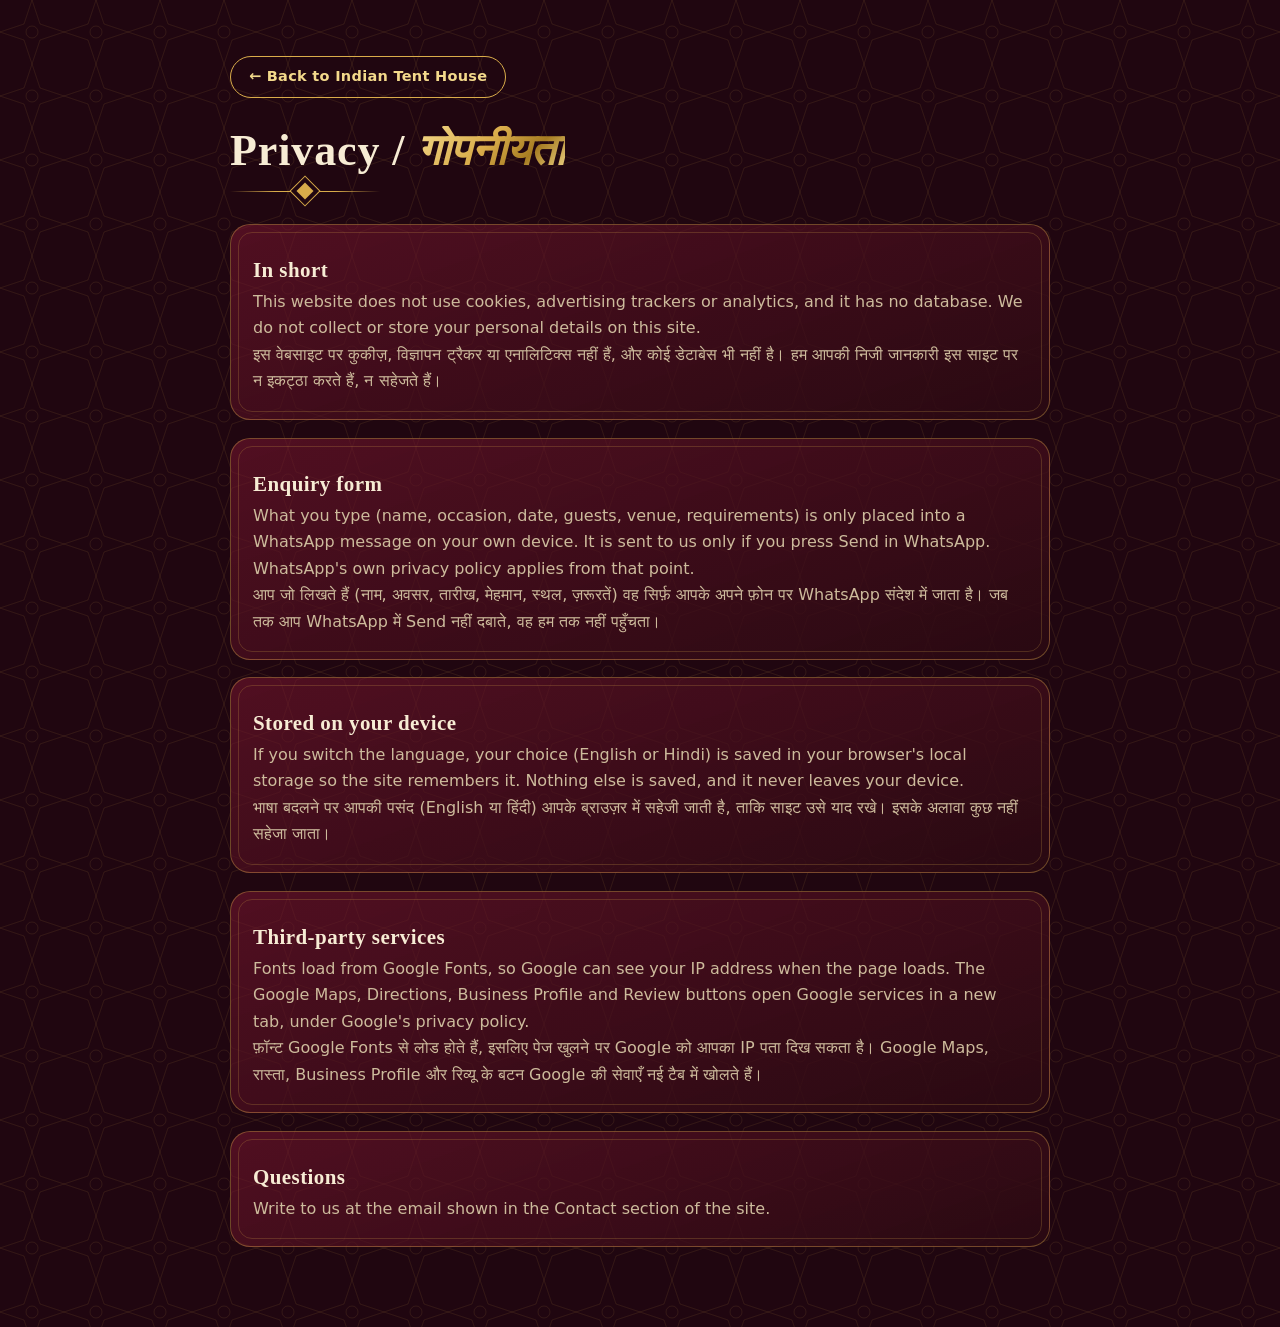
<file: privacy.html>
<!doctype html>
<html lang="en">
<head>
<meta charset="utf-8">
<meta name="viewport" content="width=device-width, initial-scale=1">
<meta name="referrer" content="no-referrer">
<meta http-equiv="Content-Security-Policy" content="default-src 'none'; style-src 'self' 'unsafe-inline' https://fonts.googleapis.com; font-src https://fonts.gstatic.com; img-src 'self' data:; base-uri 'self'; form-action 'none'; object-src 'none'; frame-src 'none'; upgrade-insecure-requests">
<title>Privacy | Indian Tent House</title>
<link rel="icon" type="image/svg+xml" href="assets/favicon.svg">
<link href="https://fonts.googleapis.com/css2?family=Cinzel:wght@500;700&family=Cormorant+Garamond:ital,wght@1,600&family=Mukta:wght@400;600&family=Tiro+Devanagari+Hindi&display=swap" rel="stylesheet">
<link rel="stylesheet" href="css/style.css">
</head>
<body>
<main class="wrap" style="padding:56px 0 80px;max-width:820px">
  <a class="btn btn-line btn-sm" href="index.html">&larr; Back to Indian Tent House</a>
  <h1 style="font-size:clamp(28px,5vw,44px);margin:28px 0 8px">Privacy / <em>गोपनीयता</em></h1>
  <i class="orn" style="margin:0 0 26px"></i>
  <div class="card" style="margin-bottom:18px"><h3>In short</h3>
    <p>This website does not use cookies, advertising trackers or analytics, and it has no database. We do not collect or store your personal details on this site.</p>
    <p lang="hi">इस वेबसाइट पर कुकीज़, विज्ञापन ट्रैकर या एनालिटिक्स नहीं हैं, और कोई डेटाबेस भी नहीं है। हम आपकी निजी जानकारी इस साइट पर न इकट्ठा करते हैं, न सहेजते हैं।</p></div>
  <div class="card" style="margin-bottom:18px"><h3>Enquiry form</h3>
    <p>What you type (name, occasion, date, guests, venue, requirements) is only placed into a WhatsApp message on your own device. It is sent to us only if you press Send in WhatsApp. WhatsApp's own privacy policy applies from that point.</p>
    <p lang="hi">आप जो लिखते हैं (नाम, अवसर, तारीख, मेहमान, स्थल, ज़रूरतें) वह सिर्फ़ आपके अपने फ़ोन पर WhatsApp संदेश में जाता है। जब तक आप WhatsApp में Send नहीं दबाते, वह हम तक नहीं पहुँचता।</p></div>
  <div class="card" style="margin-bottom:18px"><h3>Stored on your device</h3>
    <p>If you switch the language, your choice (English or Hindi) is saved in your browser's local storage so the site remembers it. Nothing else is saved, and it never leaves your device.</p>
    <p lang="hi">भाषा बदलने पर आपकी पसंद (English या हिंदी) आपके ब्राउज़र में सहेजी जाती है, ताकि साइट उसे याद रखे। इसके अलावा कुछ नहीं सहेजा जाता।</p></div>
  <div class="card" style="margin-bottom:18px"><h3>Third-party services</h3>
    <p>Fonts load from Google Fonts, so Google can see your IP address when the page loads. The Google Maps, Directions, Business Profile and Review buttons open Google services in a new tab, under Google's privacy policy.</p>
    <p lang="hi">फ़ॉन्ट Google Fonts से लोड होते हैं, इसलिए पेज खुलने पर Google को आपका IP पता दिख सकता है। Google Maps, रास्ता, Business Profile और रिव्यू के बटन Google की सेवाएँ नई टैब में खोलते हैं।</p></div>
  <div class="card"><h3>Questions</h3><p>Write to us at the email shown in the Contact section of the site.</p></div>
</main>
</body>
</html>
</file>
<file: css/style.css>
/* Indian Tent House ITH-V3: Rajwada royal theme */
:root{--bg:#200610;--bg2:#34101c;--mar:#5c0f22;--mar2:#7a1730;--gold:#d9ac4a;--gold2:#f3d98b;--gold3:#a67c22;--em:#0e4d3f;--ivory:#f7ecd4;--mute:#cdbb9c;--line:rgba(217,172,74,.38);
--zari:linear-gradient(135deg,#f3d98b,#d9ac4a 45%,#a67c22 72%,#f3d98b);
--serif:'Cinzel','Tiro Devanagari Hindi',Georgia,serif;--ital:'Cormorant Garamond','Tiro Devanagari Hindi',Georgia,serif;--sans:'Mukta',system-ui,-apple-system,'Segoe UI',Roboto,sans-serif;
--jaali:url("data:image/svg+xml,%3Csvg xmlns='http://www.w3.org/2000/svg' width='64' height='64' viewBox='0 0 64 64'%3E%3Cg fill='none' stroke='%23d9ac4a' stroke-opacity='.1'%3E%3Cpath d='M32 0 40 24 64 32 40 40 32 64 24 40 0 32 24 24z'/%3E%3Ccircle cx='32' cy='32' r='6'/%3E%3C/g%3E%3C/svg%3E");
--buti:url("data:image/svg+xml,%3Csvg xmlns='http://www.w3.org/2000/svg' width='64' height='84' viewBox='0 0 64 84'%3E%3Cg fill='none' stroke='%23f3d98b' stroke-opacity='.5' stroke-width='1.2'%3E%3Cpath d='M32 10 50 42 32 74 14 42z'/%3E%3Cpath d='M32 24 42 42 32 60 22 42z'/%3E%3C/g%3E%3Ccircle cx='32' cy='42' r='3' fill='%23f3d98b' fill-opacity='.7'/%3E%3C/svg%3E")}
*{box-sizing:border-box;margin:0;padding:0}
html{scroll-behavior:smooth;scroll-padding-top:76px;-webkit-text-size-adjust:100%}
body{background:var(--bg) var(--jaali);color:var(--ivory);font:400 17px/1.65 var(--sans);overflow-x:hidden}
img{max-width:100%;display:block}a{color:inherit;text-decoration:none}button{font:inherit;color:inherit;cursor:pointer;background:none;border:0}ul,ol{list-style:none}
[hidden]{display:none!important}
:focus-visible{outline:2px solid var(--gold2);outline-offset:3px}
::selection{background:var(--gold);color:#2a0a10}
.wrap{width:min(1180px,100% - 36px);margin-inline:auto}
h1,h2,h3{font-family:var(--serif);font-weight:700;line-height:1.14;letter-spacing:.02em}
h2{font-size:clamp(26px,4.4vw,46px)}h3{font-size:20px}
em{font-family:var(--ital);font-style:italic;font-weight:600;background:var(--zari);-webkit-background-clip:text;background-clip:text;color:transparent;letter-spacing:0}
html[lang=hi] body{line-height:1.75}
.garland{position:fixed;top:0;left:0;height:8px;width:0;z-index:95;background:radial-gradient(circle at 7px 4px,#f2a900 3.6px,transparent 4.2px) 0 0/14px 8px repeat-x,radial-gradient(circle at 7px 4px,#e8761f 5px,transparent 5.5px) 7px 0/14px 8px repeat-x;pointer-events:none}
/* header */
.hdr{position:fixed;top:0;left:0;right:0;z-index:90;display:flex;align-items:center;justify-content:space-between;gap:14px;padding:calc(10px + env(safe-area-inset-top,0px)) max(16px,env(safe-area-inset-right)) 10px max(16px,env(safe-area-inset-left));transition:background .35s,box-shadow .35s}
.hdr.solid{background:rgba(26,4,8,.93);backdrop-filter:blur(10px);box-shadow:0 1px 0 var(--line)}
.brand{display:flex;flex-direction:column;line-height:1.1;flex:none}.brand b{font:700 17px var(--serif);letter-spacing:.16em;background:var(--zari);-webkit-background-clip:text;background-clip:text;color:transparent}.brand small{font-size:10px;letter-spacing:.34em;text-transform:uppercase;color:var(--mute)}
.nav{display:flex;gap:clamp(12px,1.8vw,26px);font-size:15px;font-weight:600}.nav a{padding:6px 2px;color:var(--ivory);position:relative}.nav a::after{content:"";position:absolute;left:0;right:0;bottom:0;height:2px;background:var(--zari);transform:scaleX(0);transition:transform .3s}.nav a:hover::after,.nav a.on::after{transform:scaleX(1)}
.hr{display:flex;align-items:center;gap:10px}
.lang{display:flex;border:1px solid var(--gold);border-radius:999px;overflow:hidden;font-size:13px;font-weight:600}.lang button{padding:5px 11px;min-height:32px}.lang button.on{background:var(--zari);color:#2a0a10}
.burger{display:none;width:44px;height:44px;border:1px solid var(--line);border-radius:12px;align-items:center;justify-content:center;flex-direction:column;gap:5px}.burger i{display:block;width:20px;height:2px;background:var(--gold2);transition:.3s}.burger[aria-expanded=true] i:first-child{transform:translateY(7px) rotate(45deg)}.burger[aria-expanded=true] i:last-child{transform:translateY(-7px) rotate(-45deg)}.burger[aria-expanded=true] i:nth-child(2){opacity:0}
/* buttons */
.btn{display:inline-flex;align-items:center;justify-content:center;gap:8px;min-height:46px;padding:11px 26px;border-radius:999px;font-weight:600;font-size:16px;letter-spacing:.02em;transition:transform .25s,box-shadow .25s,background .25s;text-align:center}
.btn-gold{background:var(--zari);color:#2a0a10;box-shadow:0 6px 22px rgba(217,172,74,.28)}.btn-gold:hover{transform:translateY(-2px);box-shadow:0 10px 30px rgba(217,172,74,.45)}
.btn-line{border:1.5px solid var(--gold);color:var(--gold2)}.btn-line:hover{background:rgba(217,172,74,.14);transform:translateY(-2px)}
.btn-wa{background:#25d366;color:#04230f}.btn-wa:hover{transform:translateY(-2px)}
.btn-sm{min-height:40px;padding:8px 18px;font-size:14.5px}
.row{display:flex;flex-wrap:wrap;gap:12px}.row.c{justify-content:center}
/* hero stage with parda */
.stage{position:relative;height:190vh}
.pin{position:sticky;top:0;height:100vh;height:100svh;overflow:hidden;background:#12030a}
.slides img{position:absolute;inset:0;width:100%;height:100%;object-fit:cover;opacity:0;animation:fade 21s infinite}.slides img:nth-child(2){animation-delay:7s}.slides img:nth-child(3){animation-delay:14s}
@keyframes fade{0%{opacity:0;transform:scale(1.06)}8%{opacity:1}33%{opacity:1}41%{opacity:0}100%{opacity:0;transform:scale(1)}}
.veil{position:absolute;inset:0;background:radial-gradient(ellipse at 50% 45%,rgba(42,10,18,.42),rgba(18,3,10,.86))}
.frame{position:absolute;inset:clamp(14px,2.4vw,30px);border:1px solid var(--line);outline:1px solid rgba(217,172,74,.18);outline-offset:-9px;pointer-events:none}
.hero-copy{position:absolute;inset:0;display:flex;flex-direction:column;align-items:center;justify-content:center;text-align:center;padding:96px 26px 56px;gap:18px}
.eyebrow{font-size:13px;font-weight:600;letter-spacing:.3em;text-transform:uppercase;color:var(--gold2);display:flex;align-items:center;gap:14px}.eyebrow::before,.eyebrow::after{content:"";width:34px;height:1px;background:var(--gold)}
.hero-copy h1{font-size:clamp(32px,6.2vw,80px);max-width:15ch;text-shadow:0 4px 30px rgba(0,0,0,.6)}
.lead{max-width:640px;color:#eadcc3;font-size:clamp(16px,1.9vw,19px)}
.stats{display:flex;gap:clamp(20px,5vw,56px);justify-content:center;flex-wrap:wrap;margin-top:6px}.stats div{text-align:center}.stats dt{font:700 clamp(26px,3.6vw,40px)/1 var(--serif);background:var(--zari);-webkit-background-clip:text;background-clip:text;color:transparent}.stats dd{font-size:13px;color:var(--mute);margin-top:4px}
.parda{position:absolute;top:0;bottom:0;width:50.4%;z-index:20;will-change:transform;
background:linear-gradient(180deg,rgba(0,0,0,.42),transparent 24%,transparent 60%,rgba(0,0,0,.55)),var(--buti),repeating-linear-gradient(90deg,rgba(0,0,0,.4) 0 3px,transparent 3px 26px,rgba(255,255,255,.07) 26px 31px,transparent 31px 52px),linear-gradient(90deg,#3d0816,#701329 45%,#4a0b1d)}
.parda.l{left:0;transform-origin:0 50%;transform:scaleX(calc(1 - var(--p,0)*.85))}.parda.r{right:0;transform-origin:100% 50%;transform:scaleX(calc(1 - var(--p,0)*.85))}
.parda::after{content:"";position:absolute;top:0;bottom:0;width:8px;background:var(--zari);box-shadow:0 0 18px rgba(243,217,139,.5)}.parda.l::after{right:0}.parda.r::after{left:0}
.parda::before{content:"";position:absolute;left:0;right:0;bottom:0;height:84px;border-top:3px solid var(--gold);background:repeating-linear-gradient(90deg,var(--gold) 0 9px,var(--gold3) 9px 11px,transparent 11px 22px),linear-gradient(180deg,rgba(0,0,0,.25),rgba(0,0,0,.6))}
.val{position:absolute;top:0;left:0;right:0;height:64px;z-index:30;background:var(--buti),linear-gradient(90deg,#3d0816,#701329 50%,#3d0816);border-bottom:3px solid var(--gold);box-shadow:0 8px 24px rgba(0,0,0,.5)}
.val::before{content:"";position:absolute;left:0;right:0;top:100%;height:34px;background:radial-gradient(circle at 36px 0,var(--gold) 35px,transparent 36px) 0 0/72px 34px repeat-x}
.val::after{content:"";position:absolute;left:0;right:0;top:100%;height:34px;margin-top:-3px;background:radial-gradient(circle at 36px 0,#5c0f22 32px,transparent 33px) 0 0/72px 34px repeat-x}
.tie{position:absolute;top:54%;z-index:25;width:20px;height:118px;border-radius:12px;background:var(--zari);box-shadow:0 0 14px rgba(243,217,139,.5);opacity:clamp(0,calc(var(--p,0)*2.4 - 1.2),1)}.tie::after{content:"";position:absolute;left:-8px;right:-8px;bottom:-26px;height:34px;border-radius:0 0 14px 14px;background:repeating-linear-gradient(90deg,var(--gold) 0 3px,var(--gold3) 3px 6px)}.tie.l{left:1.5%}.tie.r{right:1.5%}
.welcome{position:absolute;inset:0;z-index:40;display:flex;flex-direction:column;align-items:center;justify-content:center;gap:14px;text-align:center;padding:90px 20px;opacity:clamp(0,calc(1 - var(--p,0)*4.5),1);pointer-events:none}
.welcome svg{width:104px;height:104px;filter:drop-shadow(0 0 14px rgba(243,217,139,.6))}
.welcome h2{font-size:clamp(30px,6vw,60px);background:var(--zari);-webkit-background-clip:text;background-clip:text;color:transparent}
.welcome p{color:var(--ivory);letter-spacing:.3em;text-transform:uppercase;font-size:13px}
.welcome .btn{pointer-events:auto;margin-top:6px}
.welcome .hint{animation:bob 1.8s ease-in-out infinite;font-size:22px;color:var(--gold2)}
@keyframes bob{50%{transform:translateY(8px)}}
/* band */
.band{background:linear-gradient(90deg,#3a0714,#5c0f22,#3a0714);border-block:2px solid var(--gold3);overflow:hidden;padding:15px 0}
.track{display:flex;width:max-content;animation:slide 38s linear infinite}.track span{font:600 15px var(--serif);letter-spacing:.2em;text-transform:uppercase;color:var(--gold2);padding:0 22px;white-space:nowrap}.track span::after{content:"\2756";margin-left:44px;color:var(--gold)}
@keyframes slide{to{transform:translateX(-50%)}}
/* sections */
.sec{padding:clamp(40px,5vw,64px) 0;position:relative}
.sec.alt{background:linear-gradient(180deg,rgba(122,23,48,.42),rgba(60,10,26,.22))}.sec.em{background:linear-gradient(180deg,rgba(14,77,63,.5),rgba(10,50,42,.22))}
.head{text-align:center;margin-bottom:clamp(22px,3vw,34px)}.head .eyebrow{justify-content:center;margin-bottom:10px}.head h2{max-width:22ch;margin-inline:auto}
.orn{display:block;width:150px;height:14px;margin:14px auto 0;background:linear-gradient(90deg,transparent,var(--gold) 30%,var(--gold) 70%,transparent) center/100% 1px no-repeat;position:relative}.orn::after{content:"";position:absolute;left:50%;top:50%;width:12px;height:12px;margin:-6px;background:var(--gold);transform:rotate(45deg);box-shadow:0 0 0 4px var(--bg),0 0 0 5px var(--gold)}
.grid{display:grid;grid-template-columns:repeat(3,1fr);gap:18px}
.card{position:relative;background:linear-gradient(160deg,rgba(122,23,48,.55),rgba(42,10,18,.88));border:1px solid var(--line);border-radius:20px;padding:24px 22px;transition:transform .35s cubic-bezier(.2,.8,.2,1),border-color .3s,box-shadow .3s;transform:perspective(900px) rotateX(var(--rx,0deg)) rotateY(var(--ry,0deg))}
.card::before{content:"";position:absolute;inset:7px;border:1px solid rgba(217,172,74,.22);border-radius:14px;pointer-events:none}
.card:hover{border-color:var(--gold);box-shadow:0 18px 50px rgba(0,0,0,.45),0 0 30px rgba(217,172,74,.12)}
.card h3{margin:10px 0 6px;font-size:21px}.card p{color:var(--mute);font-size:16px}
.ico{display:grid;place-items:center;width:52px;height:52px;border-radius:50%;background:var(--zari);color:#2a0a10;font-size:22px;font-weight:700;box-shadow:0 0 0 4px rgba(217,172,74,.18)}
.num{font:700 40px/1 var(--serif);background:var(--zari);-webkit-background-clip:text;background-clip:text;color:transparent}
.rv{opacity:0;transform:translateY(34px);transition:opacity .9s cubic-bezier(.2,.8,.2,1),transform .9s cubic-bezier(.2,.8,.2,1);transition-delay:var(--d,0s)}.rv.in{opacity:1;transform:none}
.nojs .rv{opacity:1;transform:none}
/* ring gallery */
.chips{display:flex;flex-wrap:wrap;gap:10px;justify-content:center;margin-bottom:10px}
.chip{padding:9px 20px;border:1px solid var(--line);border-radius:999px;font-size:15px;font-weight:600;color:var(--mute);transition:.25s;min-height:42px}.chip:hover{color:var(--gold2);border-color:var(--gold)}.chip.on{background:var(--zari);color:#2a0a10;border-color:transparent}
.ringwrap{position:relative;height:calc(var(--ch,340px) + 76px);perspective:1700px;overflow:hidden;touch-action:pan-y;cursor:grab;user-select:none;-webkit-user-select:none;width:100vw;margin-left:calc(50% - 50vw);background:radial-gradient(ellipse 46% 44% at 50% 50%,rgba(217,172,74,.16),transparent 70%)}.ringwrap.drag{cursor:grabbing}
.ring{position:absolute;left:50%;top:50%;width:0;height:0;transform-style:preserve-3d;transform:translateZ(calc(var(--R)*-1)) rotateY(var(--ang,0deg));will-change:transform}
.rc{position:absolute;left:calc(var(--cw)/-2);top:calc(var(--ch)/-2);width:var(--cw);height:var(--ch);padding:0;border:0;background:none;display:block;transform:rotateY(var(--a)) translateZ(var(--R))}
.rc img{display:block;width:100%;height:100%;pointer-events:none;-webkit-user-drag:none}
.rc.far{visibility:hidden}
.rc.plain{padding:8px;background:var(--zari);border-radius:999px 999px 16px 16px}.rc.plain img{object-fit:cover;border-radius:999px 999px 10px 10px}
.rcap{text-align:center;margin-top:4px;min-height:104px}.rcap .lbl{font-size:12px;letter-spacing:.24em;text-transform:uppercase;color:var(--gold)}.rcap h3{font-size:clamp(20px,2.6vw,28px);margin:6px 0 14px}
.arrows{display:flex;gap:12px;justify-content:center;align-items:center}.arrow{width:46px;height:46px;border-radius:50%;border:1.5px solid var(--gold);color:var(--gold2);font-size:20px}.arrow:hover{background:rgba(217,172,74,.18)}.hintd{font-size:14px;color:var(--mute);text-align:center;margin-top:12px}
/* build */
.build{position:relative;height:270vh}
.bpin{position:sticky;top:0;height:100vh;height:100svh;display:grid;grid-template-columns:1.1fr .9fr;gap:30px;align-items:center;width:min(1180px,100% - 36px);margin-inline:auto;padding-top:70px}

.steps{display:grid;gap:12px;margin-top:20px}.steps li{padding:14px 18px;border:1px solid var(--line);border-radius:16px;opacity:.45;transition:.4s;background:rgba(26,4,8,.5)}.steps li.on{opacity:1;border-color:var(--gold);background:linear-gradient(160deg,rgba(122,23,48,.6),rgba(42,10,18,.9));box-shadow:0 0 28px rgba(217,172,74,.15)}
.steps b{font:700 13px var(--serif);letter-spacing:.2em;color:var(--gold)}.steps h3{font-size:19px;margin:2px 0 4px}.steps p{font-size:15px;color:var(--mute)}
.pbar{height:6px;border-radius:3px;background:rgba(217,172,74,.2);margin-top:20px;overflow:hidden}.pbar i{display:block;height:100%;width:0;background:var(--zari)}
/* about */
.about{display:grid;grid-template-columns:1.1fr .9fr;gap:clamp(28px,5vw,64px);align-items:center}
.about p{color:var(--mute);margin:14px 0}.about .eyebrow{justify-content:flex-start}.about h2{margin-top:12px}
.arch{position:relative;width:min(100%,430px);margin-inline:auto;aspect-ratio:4/5;border-radius:999px 999px 20px 20px;padding:10px;background:var(--zari);box-shadow:0 30px 70px rgba(0,0,0,.55),0 0 50px rgba(217,172,74,.2)}.arch img{width:100%;height:100%;object-fit:cover;border-radius:999px 999px 12px 12px}
.arch figcaption{position:absolute;left:50%;bottom:-18px;transform:translateX(-50%);white-space:nowrap;padding:9px 20px;border-radius:999px;background:var(--bg2);border:1px solid var(--gold);font:600 13px var(--serif);letter-spacing:.14em;color:var(--gold2)}
.glance{margin-top:34px}.glance h3{margin-bottom:10px}.glance li{display:flex;justify-content:space-between;gap:14px;padding:10px 0;border-bottom:1px solid rgba(217,172,74,.2);font-size:15.5px}.glance li:last-child{border:0}.glance span{color:var(--mute)}.glance b{font-weight:600;text-align:right}
/* reviews */
.star{color:var(--gold2);letter-spacing:4px;font-size:18px}.rvq{font:600 21px/1.4 var(--ital);margin:12px 0 16px;color:var(--ivory)}.rvn{display:block;font-weight:600}.rvr{display:block;color:var(--mute);font-size:14px}
.rate{display:flex;align-items:center;justify-content:center;gap:12px;margin-bottom:18px;flex-wrap:wrap}.rate b{font:700 38px var(--serif);background:var(--zari);-webkit-background-clip:text;background-clip:text;color:transparent}
/* faq */
.faqw{max-width:840px}.faq{display:grid;gap:10px}
.faq details{border:1px solid var(--line);border-radius:16px;background:linear-gradient(160deg,rgba(122,23,48,.4),rgba(42,10,18,.8));padding:0 24px;transition:border-color .3s}.faq details[open]{border-color:var(--gold)}
.faq summary{cursor:pointer;list-style:none;padding:16px 0;font-weight:600;font-size:17.5px;display:flex;justify-content:space-between;gap:16px;align-items:center}.faq summary::-webkit-details-marker{display:none}.faq summary::after{content:"+";color:var(--gold2);font-size:26px;line-height:1;flex:none}.faq details[open] summary::after{content:"\2212"}.faq p{color:var(--mute);padding-bottom:16px}
/* contact */
.cg{display:grid;grid-template-columns:1fr 1fr;gap:24px;align-items:start}
.lines{padding:6px 22px}.ln{display:flex;justify-content:space-between;align-items:center;gap:14px;flex-wrap:wrap;padding:14px 0;border-bottom:1px solid rgba(217,172,74,.22)}.ln:last-child{border:0}.ln b{display:block;font-weight:600}.ln span{color:var(--mute);font-size:14px;word-break:break-word}.pair{display:flex;gap:8px;flex-wrap:wrap}
.loc{margin-top:16px}.loc p{color:var(--mute);font-size:15.5px}
.map{display:block;margin:12px 0;border-radius:14px;overflow:hidden;border:1px solid var(--line)}.map svg{display:block;width:100%;height:auto;transition:transform .6s}.map:hover svg{transform:scale(1.04)}
.form h3{font-size:25px;margin-bottom:6px}.form>p{color:var(--mute);margin-bottom:18px;font-size:15.5px}
.form label{display:block;font-size:14.5px;color:var(--mute);margin-bottom:12px}.form label span{display:block;margin-bottom:5px}
.form input,.form select,.form textarea{width:100%;background:rgba(18,3,10,.75);border:1px solid var(--line);border-radius:12px;color:var(--ivory);padding:12px 14px;font:16px var(--sans);min-height:48px}.form select option{background:#2a0a12}.form input:focus,.form select:focus,.form textarea:focus{border-color:var(--gold);outline:0;box-shadow:0 0 0 3px rgba(217,172,74,.2)}
.form .two{display:grid;grid-template-columns:1fr 1fr;gap:14px}.form .btn{width:100%}
.note{margin-top:12px;font-size:14.5px;min-height:22px}.note.ok{color:var(--gold2)}.note.err{color:#ff9d9d}
/* footer */
.foot{border-top:3px solid var(--gold);background:linear-gradient(180deg,#2a0a12,#12030a);padding:44px 0 calc(24px + 78px)}
.fg{display:grid;grid-template-columns:1.3fr 1fr 1.1fr 1.4fr;gap:28px}.foot h4{font:700 13px var(--serif);letter-spacing:.2em;text-transform:uppercase;color:var(--gold);margin-bottom:16px}.foot li{margin-bottom:9px;color:var(--mute);font-size:15px;word-break:break-word}.foot li a:hover{color:var(--gold2)}.foot .muted{color:var(--mute);font-size:15px;margin-top:14px}
.copy{text-align:center;margin-top:26px;padding-top:16px;border-top:1px solid rgba(217,172,74,.25);color:var(--mute);font-size:14px}
/* fixed bars */
.mbar{position:fixed;left:0;right:0;bottom:0;z-index:85;display:flex;gap:10px;padding:10px 14px calc(10px + env(safe-area-inset-bottom,0px));background:rgba(26,4,8,.96);border-top:1px solid var(--gold);backdrop-filter:blur(8px)}.mbar .btn{flex:1;min-height:48px;padding:8px 10px;font-size:15px}
.wafab{display:none;position:fixed;right:24px;bottom:24px;z-index:85;padding:14px 22px;border-radius:999px;background:#25d366;color:#04230f;font-weight:600;box-shadow:0 10px 30px rgba(0,0,0,.45)}
/* dialog */
.modal{background:linear-gradient(160deg,#4a0b1d,#1d0509);color:var(--ivory);border:2px solid var(--gold);border-radius:22px;width:min(540px,92vw);max-height:92vh;overflow:auto;padding:16px;margin:auto}.modal::backdrop{background:rgba(10,1,4,.82);backdrop-filter:blur(6px)}
.modal img{width:100%;max-height:50vh;object-fit:contain;border-radius:14px;background:#12030a;margin-bottom:14px}.modal .lbl{font-size:12px;letter-spacing:.2em;text-transform:uppercase;color:var(--gold)}.modal h3{margin:6px 0}.modal p{color:var(--mute);margin:8px 0 18px}
/* responsive */
@media (max-width:1000px){.nav{position:fixed;inset:0;z-index:88;background:rgba(18,3,10,.98);flex-direction:column;align-items:center;justify-content:center;gap:24px;font-size:24px;display:none}.nav.open{display:flex}.burger{display:flex;position:relative;z-index:89}.hr{position:relative;z-index:89}.hdr .btn-sm{display:none}
.grid{grid-template-columns:repeat(2,1fr)}.cg,.about{grid-template-columns:1fr}.fg{grid-template-columns:1fr 1fr}
.bpin{grid-template-columns:1fr;gap:6px;align-content:center;padding-top:76px}.bsvg{max-height:38vh}.steps{margin-top:8px}.steps li:not(.on){display:none}}
@media (min-width:1001px){.mbar{display:none}.wafab{display:block}.foot{padding-bottom:24px}}
@media (max-width:620px){.grid{grid-template-columns:1fr}.fg{grid-template-columns:1fr}.form .two{grid-template-columns:1fr}.brand b{font-size:14px;letter-spacing:.1em}.brand small{letter-spacing:.2em;font-size:9px}.lang button{padding:4px 9px}.val{height:50px}.val::before,.val::after{height:26px;background-size:56px 26px}.val::before{background-image:radial-gradient(circle at 28px 0,var(--gold) 27px,transparent 28px)}.val::after{background-image:radial-gradient(circle at 28px 0,#5c0f22 24px,transparent 25px)}.parda::before{height:56px}.welcome svg{width:84px;height:84px}.ln .btn,.pair .btn{flex:1}}
@media (prefers-reduced-motion:reduce){html{scroll-behavior:auto}.slides img{animation:none}.slides img:first-child{opacity:1}.track{animation:none}.welcome .hint{animation:none}.rv{opacity:1;transform:none}}
/* card tilt must survive the reveal transform */
.card.rv.in{transform:perspective(900px) rotateX(var(--rx,0deg)) rotateY(var(--ry,0deg))}
.card.rv{transition:opacity .9s cubic-bezier(.2,.8,.2,1),transform .9s cubic-bezier(.2,.8,.2,1),border-color .3s,box-shadow .3s}
.card.rv.done{transition:transform .25s ease-out,border-color .3s,box-shadow .3s;transition-delay:0s}
@media (prefers-reduced-motion:reduce){.stage{height:100vh;height:100svh}}

.plate{display:flex;flex-direction:column;align-items:center;gap:12px;padding:38px 52px 28px;border-radius:999px 999px 26px 26px;background:radial-gradient(ellipse at 50% 25%,#5c0f22,#24060d);border:3px solid var(--gold);box-shadow:0 0 0 6px rgba(26,4,8,.75),0 0 0 7px var(--gold3),0 26px 70px rgba(0,0,0,.75)}
.hero-copy h1 em{background:linear-gradient(120deg,#fff3c4,#f3d98b 45%,#e8b84e);-webkit-background-clip:text;background-clip:text;color:transparent}
@media (max-width:620px){.plate{padding:30px 30px 22px;gap:10px}.welcome p{letter-spacing:.2em}}

/* ===== V4: cursor ===== */
.cur{position:fixed;left:0;top:0;z-index:200;pointer-events:none;opacity:0;transition:opacity .25s}.cur.on{opacity:1}
#crp,#cdp{position:fixed;left:0;top:0;will-change:transform}
.cd{display:block;width:10px;height:10px;margin:-5px 0 0 -5px;background:var(--zari);transform:rotate(45deg);box-shadow:0 0 0 2px rgba(26,4,8,.75)}
.cr{display:grid;place-items:center;width:38px;height:38px;margin:-19px 0 0 -19px;border:1.5px solid var(--gold);border-radius:50%;transition:width .3s,height .3s,margin .3s,background .3s,border-color .3s,transform .2s}
.cr span{font:600 11px var(--sans);letter-spacing:.1em;text-transform:uppercase;color:#2a0a10;opacity:0;transition:opacity .2s}
.cur.hov .cr{width:60px;height:60px;margin:-30px 0 0 -30px;background:rgba(217,172,74,.14)}
.cur.lab .cr{width:80px;height:80px;margin:-40px 0 0 -40px;background:var(--zari);border-color:transparent}.cur.lab .cr span{opacity:1}
.cur.down .cr{transform:scale(.86)}
.pt{position:absolute;width:10px;height:14px;border-radius:50% 0 50% 0;background:linear-gradient(135deg,#ffd66b,#e8761f);pointer-events:none}
html.has-cur,html.has-cur *{cursor:none!important}html.has-cur input,html.has-cur textarea{cursor:text!important}
/* ===== V4: the mandap scene ===== */
.bscene{position:relative;width:100%;max-width:calc(66vh*1.4);aspect-ratio:420/300;margin-inline:auto;perspective:1000px}
.rig{position:absolute;inset:0;transform-style:preserve-3d;transform:rotateX(6deg)}
.ly{position:absolute;inset:0;width:100%;height:100%;overflow:visible}
.zA{transform:translateZ(-60px)}.zB{transform:translateZ(-15px)}.zC{transform:translateZ(35px)}.zD{transform:translateZ(85px)}
.dr{fill:none;stroke:var(--gold2);stroke-width:2.6;stroke-linecap:round;stroke-linejoin:round}
.sway{animation:sway 5.5s ease-in-out infinite alternate;transform-box:fill-box;transform-origin:50% 0}.sway.r{animation-delay:-2.4s}
@keyframes sway{from{transform:skewX(-2.4deg)}to{transform:skewX(2.4deg)}}
.swing{animation:swing 6s ease-in-out infinite alternate;transform-origin:210px 69px}
@keyframes swing{from{transform:rotate(-4deg)}to{transform:rotate(4deg)}}
.tw{animation:tw 2.4s ease-in-out infinite}@keyframes tw{0%,100%{opacity:.35}50%{opacity:1}}
.flame{animation:fl .55s ease-in-out infinite alternate;transform-box:fill-box;transform-origin:50% 100%}@keyframes fl{from{transform:scale(1,1)}to{transform:scale(.82,1.22)}}
.march{animation:march 2.6s linear infinite}@keyframes march{to{stroke-dashoffset:-30}}
.pulse{animation:pulse 3.6s ease-in-out infinite;transform-box:fill-box;transform-origin:center}@keyframes pulse{50%{opacity:.6;transform:scale(1.05)}}
.spark{animation:spark 4s ease-in infinite}@keyframes spark{0%{opacity:0;transform:translateY(0)}20%{opacity:1}100%{opacity:0;transform:translateY(-70px)}}
.petal{animation:fall 8s linear infinite}@keyframes fall{0%{transform:translate(0,0) rotate(0);opacity:0}10%{opacity:.95}100%{transform:translate(var(--dx),250px) rotate(540deg);opacity:0}}
@media (prefers-reduced-motion:reduce){.sway,.swing,.tw,.flame,.march,.pulse,.spark,.petal{animation:none}}
/* ===== V4: compact steps (fixes step 4 overflow) ===== */
.bh{font-size:clamp(22px,2.9vw,36px)}
.steps{gap:8px;margin-top:14px}.pbar{margin-top:14px}
.steps li{display:grid;grid-template-columns:auto 1fr;column-gap:12px;align-items:baseline;padding:10px 16px}
.steps li h3{font-size:17px;margin:0}.steps li p{grid-column:2;display:none;margin-top:6px}.steps li.on p{display:block}.steps li.on{padding:14px 16px}
.priv{margin-top:12px;font-size:13px;color:var(--mute)}.priv a,.copy a{color:var(--gold2);text-decoration:underline}
@media (max-height:760px) and (min-width:1001px){.bscene{max-width:calc(54vh*1.4)}.bh{font-size:clamp(20px,2.4vw,30px)}.steps li p{font-size:14px}}
@media (max-width:1000px){.bscene{max-width:calc(34vh*1.4)}.bh{font-size:20px}.bpin .eyebrow{display:none}}

/* ===== V5: tighter spacing ===== */
.about p{margin:10px 0}.about h2{margin-top:8px}
@media (max-width:1000px){.fg{gap:24px}.about{gap:26px}.cg{gap:18px}}
@media (max-width:620px){.fg{grid-template-columns:1fr 1fr;gap:22px 16px}.fg>div:first-child,.fg>div:last-child{grid-column:1/-1}.foot li{margin-bottom:7px}.card{padding:20px 18px}.ico{width:44px;height:44px;font-size:19px}.num{font-size:34px}.head{margin-bottom:20px}.rcap h3{margin:4px 0 10px}}

/* ===== V6: About section fill ===== */
#about{overflow:hidden}
.about{align-items:center}
.pull{margin:16px 0 4px;padding:4px 0 4px 18px;border-left:3px solid var(--gold);font:600 clamp(19px,2.1vw,24px)/1.4 var(--ital);color:var(--gold2)}
.journey{display:grid;grid-template-columns:1fr minmax(70px,1.1fr) 1fr;align-items:center;gap:14px;margin:20px 0 4px;padding:16px 18px;border:1px solid var(--line);border-radius:16px;background:rgba(26,4,8,.45)}
.jn b{display:block;font:700 26px/1.1 var(--serif);background:var(--zari);-webkit-background-clip:text;background-clip:text;color:transparent}
.jn span{display:block;font-size:13.5px;color:var(--mute);line-height:1.4;margin-top:4px}.jn:last-child{text-align:right}
.jl{position:relative;height:18px}
.jl::before{content:"";position:absolute;left:0;right:0;top:50%;height:2px;margin-top:-1px;background:repeating-linear-gradient(90deg,var(--gold) 0 8px,transparent 8px 14px);animation:dashm 1.6s linear infinite}
.jl i{position:absolute;top:50%;left:0;width:12px;height:12px;margin:-6px 0 0 -6px;border-radius:50%;background:var(--zari);box-shadow:0 0 14px var(--gold2);animation:trav 4.5s ease-in-out infinite alternate}
@keyframes dashm{to{background-position:28px 0}}@keyframes trav{to{left:100%}}
.wese-l{margin-top:18px;font-size:12px;letter-spacing:.22em;text-transform:uppercase;color:var(--gold)}
.wese{display:flex;flex-wrap:wrap;gap:8px;margin:10px 0 18px}
.wese span{padding:7px 15px;border:1px solid var(--line);border-radius:999px;font-size:14px;transition:background .25s,color .25s;animation:bobc 5s ease-in-out infinite;animation-delay:var(--d,0s)}.wese span:hover{background:var(--zari);color:#2a0a10}
@keyframes bobc{50%{transform:translateY(-4px)}}
.archw{position:relative;width:min(100%,430px);margin-inline:auto}
.halo{position:absolute;left:50%;top:48%;width:150%;max-width:560px;aspect-ratio:1;transform:translate(-50%,-50%);z-index:0;pointer-events:none;animation:spin 70s linear infinite;opacity:.6}.halo svg{display:block;width:100%;height:100%}
@keyframes spin{to{transform:translate(-50%,-50%) rotate(360deg)}}
.archw .arch{position:relative;z-index:1;will-change:transform;transition:transform .25s ease-out}
.fl{position:absolute;z-index:2;width:10px;height:14px;border-radius:50% 0 50% 0;background:linear-gradient(135deg,#ffd66b,#e8761f);animation:flt var(--t,9s) ease-in-out infinite}
@keyframes flt{0%,100%{transform:translate(0,0) rotate(0)}50%{transform:translate(var(--x),var(--y)) rotate(180deg)}}
.glance{margin-top:36px}.glance h3{margin-bottom:6px}
.glance ul.gl{display:grid;grid-template-columns:repeat(3,1fr);column-gap:36px}
.glance ul.gl li:nth-last-child(-n+3){border-bottom:0}
@media (max-width:1000px){.glance ul.gl{grid-template-columns:repeat(2,1fr)}.glance ul.gl li:nth-last-child(-n+3){border-bottom:1px solid rgba(217,172,74,.2)}.glance ul.gl li:nth-last-child(-n+2){border-bottom:0}.glance{margin-top:28px}.archw{margin-top:8px}}
@media (max-width:620px){.glance ul.gl{grid-template-columns:1fr}.glance ul.gl li:nth-last-child(-n+2){border-bottom:1px solid rgba(217,172,74,.2)}.glance ul.gl li:last-child{border-bottom:0}.journey{grid-template-columns:1fr 1fr;row-gap:8px}.journey .jl{grid-column:1/-1;grid-row:2}.jn:last-child{text-align:right}.halo{width:130%}}
@media (prefers-reduced-motion:reduce){.halo,.jl::before,.jl i,.wese span,.fl{animation:none}}

/* ===== V8: gallery note ===== */
.gnote{margin:14px auto 0;max-width:560px;font-size:15px;color:var(--gold2);display:flex;gap:10px;align-items:center;justify-content:center;text-align:center}
.gnote::before,.gnote::after{content:"";flex:none;width:8px;height:8px;background:var(--gold);transform:rotate(45deg)}
.rcap{min-height:132px}
.arrows{margin-top:18px}
</file>
